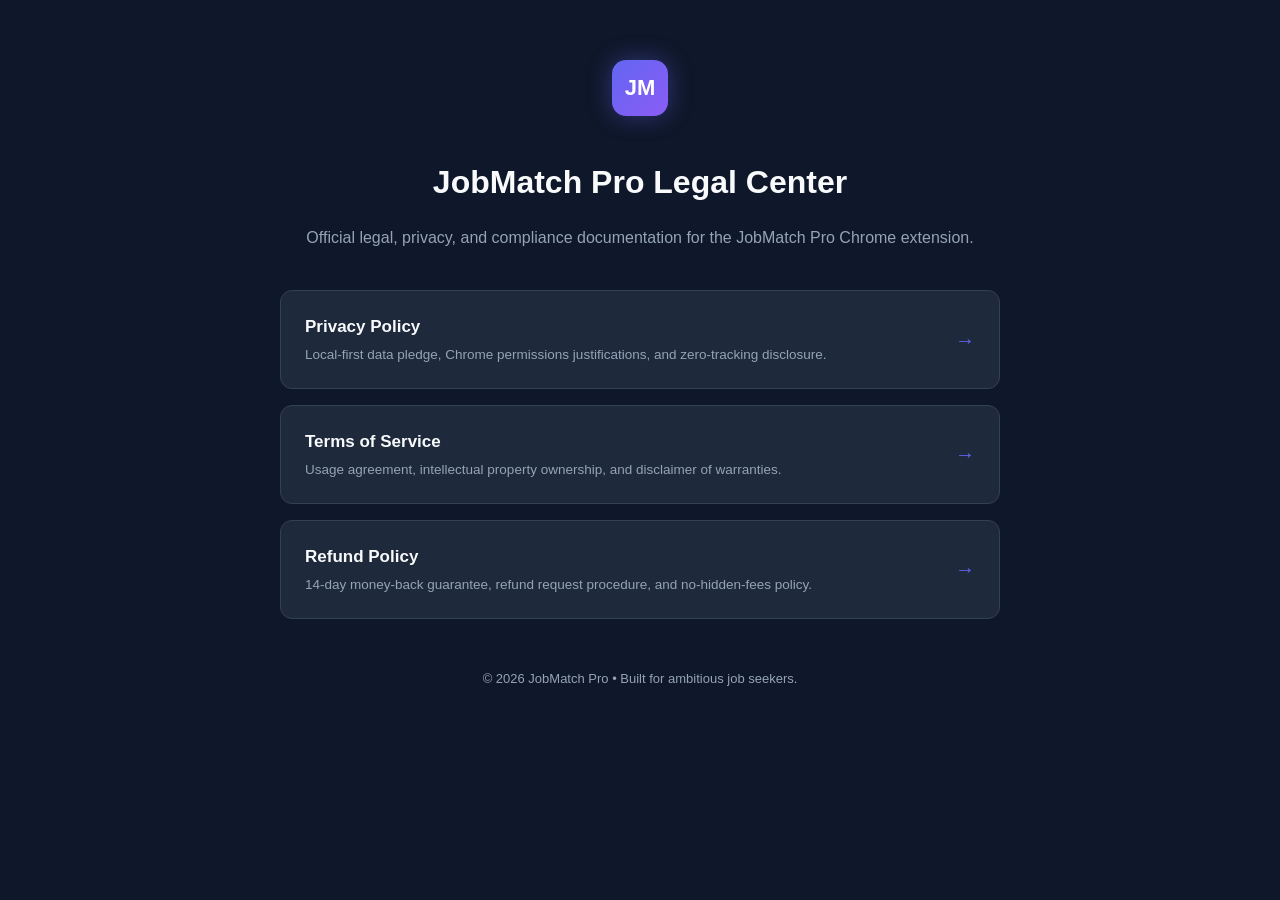
<file: legal/index.html>
<!DOCTYPE html>
<html lang="en">
<head>
  <meta charset="UTF-8">
  <meta name="viewport" content="width=device-width, initial-scale=1.0">
  <title>Legal & Compliance Center — JobMatch Pro</title>
  <style>
    :root {
      --bg: #0F172A;
      --card-bg: #1E293B;
      --text: #F8FAFC;
      --text-muted: #94A3B8;
      --primary: #6366F1;
      --border: #334155;
    }
    body {
      font-family: -apple-system, BlinkMacSystemFont, "Segoe UI", Roboto, Helvetica, Arial, sans-serif;
      background-color: var(--bg);
      color: var(--text);
      line-height: 1.6;
      margin: 0;
      padding: 60px 20px;
    }
    .container {
      max-width: 720px;
      margin: 0 auto;
      text-align: center;
    }
    .logo-badge {
      width: 56px;
      height: 56px;
      border-radius: 14px;
      background: linear-gradient(135deg, #6366F1, #8B5CF6);
      display: inline-flex;
      align-items: center;
      justify-content: center;
      font-size: 22px;
      font-weight: 800;
      color: #FFFFFF;
      box-shadow: 0 0 25px rgba(99, 102, 241, 0.4);
      margin-bottom: 20px;
    }
    h1 {
      font-size: 32px;
      font-weight: 800;
      margin-bottom: 8px;
    }
    p.subtitle {
      color: var(--text-muted);
      font-size: 16px;
      margin-bottom: 40px;
    }
    .links-grid {
      display: flex;
      flex-direction: column;
      gap: 16px;
      text-align: left;
    }
    .card-link {
      display: flex;
      align-items: center;
      justify-content: space-between;
      background: var(--card-bg);
      border: 1px solid var(--border);
      border-radius: 12px;
      padding: 22px 24px;
      text-decoration: none;
      color: var(--text);
      transition: all 0.2s ease;
    }
    .card-link:hover {
      border-color: var(--primary);
      transform: translateY(-2px);
      box-shadow: 0 6px 20px rgba(0, 0, 0, 0.3);
    }
    .card-link h3 {
      margin: 0 0 4px;
      font-size: 17px;
      font-weight: 700;
    }
    .card-link p {
      margin: 0;
      font-size: 13.5px;
      color: var(--text-muted);
    }
    .arrow {
      color: var(--primary);
      font-size: 20px;
      font-weight: bold;
    }
    footer {
      margin-top: 50px;
      font-size: 13px;
      color: var(--text-muted);
    }
  </style>
</head>
<body>
  <div class="container">
    <div class="logo-badge">JM</div>
    <h1>JobMatch Pro Legal Center</h1>
    <p class="subtitle">Official legal, privacy, and compliance documentation for the JobMatch Pro Chrome extension.</p>

    <div class="links-grid">
      <a href="privacy-policy.html" class="card-link">
        <div>
          <h3>Privacy Policy</h3>
          <p>Local-first data pledge, Chrome permissions justifications, and zero-tracking disclosure.</p>
        </div>
        <div class="arrow">&rarr;</div>
      </a>

      <a href="terms-of-service.html" class="card-link">
        <div>
          <h3>Terms of Service</h3>
          <p>Usage agreement, intellectual property ownership, and disclaimer of warranties.</p>
        </div>
        <div class="arrow">&rarr;</div>
      </a>

      <a href="refund-policy.html" class="card-link">
        <div>
          <h3>Refund Policy</h3>
          <p>14-day money-back guarantee, refund request procedure, and no-hidden-fees policy.</p>
        </div>
        <div class="arrow">&rarr;</div>
      </a>
    </div>

    <footer>
      &copy; 2026 JobMatch Pro &bull; Built for ambitious job seekers.
    </footer>
  </div>
</body>
</html>
</file>
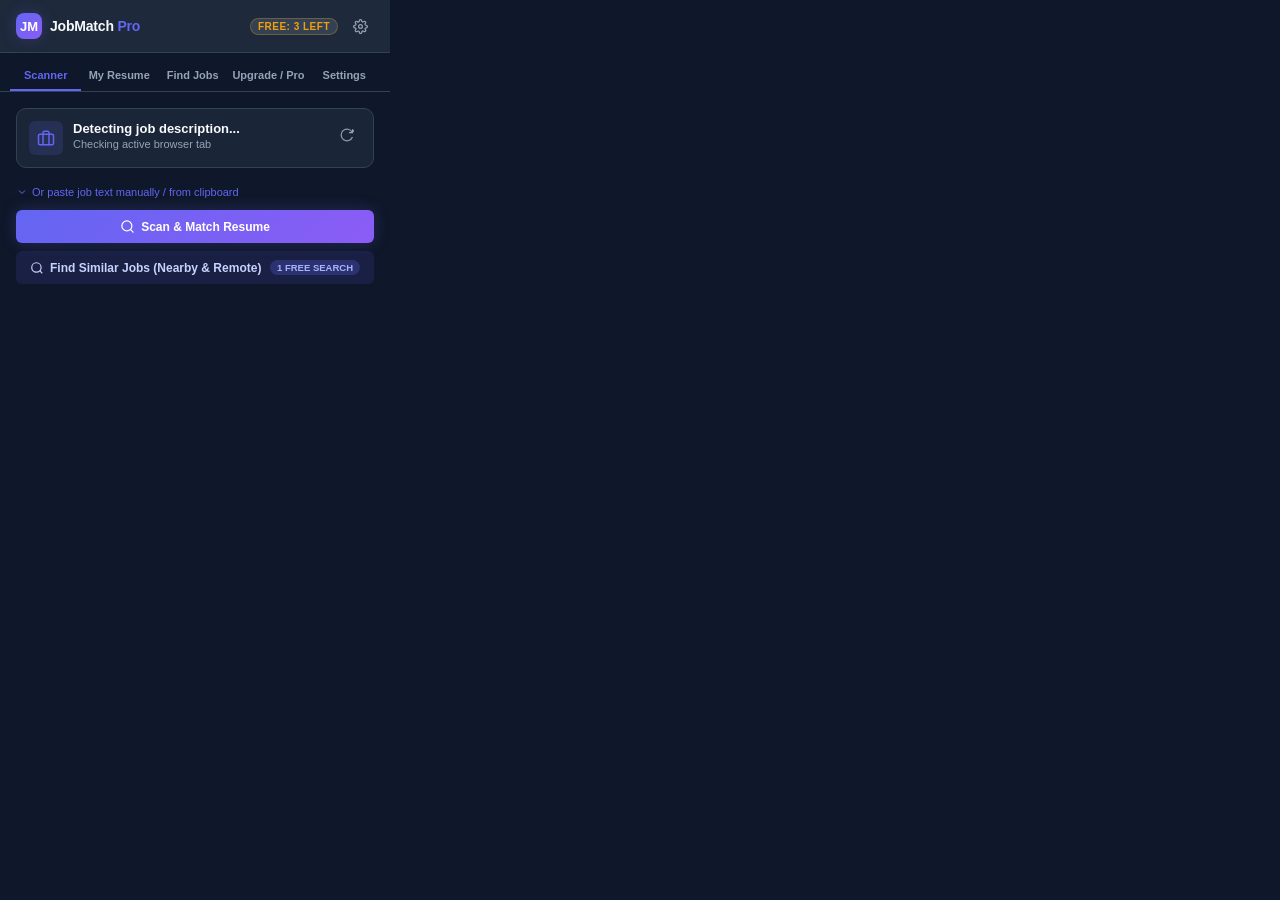
<file: popup.html>
<!DOCTYPE html>
<html lang="en">
<head>
  <meta charset="UTF-8">
  <meta name="viewport" content="width=device-width, initial-scale=1.0">
  <title>JobMatch Pro</title>
  <link rel="stylesheet" href="styles.css">
</head>
<body>

  <!-- Top Navigation Header -->
  <header class="app-header">
    <div class="brand">
      <div class="brand-icon">JM</div>
      <div class="brand-name">JobMatch <span>Pro</span></div>
    </div>
    <div class="header-actions">
      <div id="header-pro-pill" class="pro-badge free" title="Click to view upgrade & license">FREE: 3 left</div>
      <button id="nav-settings-btn" class="icon-btn" title="Settings & License">
        <svg width="15" height="15" viewBox="0 0 24 24" fill="none" stroke="currentColor" stroke-width="2" stroke-linecap="round" stroke-linejoin="round">
          <circle cx="12" cy="12" r="3"></circle>
          <path d="M19.4 15a1.65 1.65 0 0 0 .33 1.82l.06.06a2 2 0 0 1 0 2.83 2 2 0 0 1-2.83 0l-.06-.06a1.65 1.65 0 0 0-1.82-.33 1.65 1.65 0 0 0-1 1.51V21a2 2 0 0 1-2 2 2 2 0 0 1-2-2v-.09A1.65 1.65 0 0 0 9 19.4a1.65 1.65 0 0 0-1.82.33l-.06.06a2 2 0 0 1-2.83 0 2 2 0 0 1 0-2.83l.06-.06a1.65 1.65 0 0 0 .33-1.82 1.65 1.65 0 0 0-1.51-1H3a2 2 0 0 1-2-2 2 2 0 0 1 2-2h.09A1.65 1.65 0 0 0 4.6 9a1.65 1.65 0 0 0-.33-1.82l-.06-.06a2 2 0 0 1 0-2.83 2 2 0 0 1 2.83 0l.06.06a1.65 1.65 0 0 0 1.82.33H9a1.65 1.65 0 0 0 1-1.51V3a2 2 0 0 1 2-2 2 2 0 0 1 2 2v.09a1.65 1.65 0 0 0 1 1.51 1.65 1.65 0 0 0 1.82-.33l.06-.06a2 2 0 0 1 2.83 0 2 2 0 0 1 0 2.83l-.06.06a1.65 1.65 0 0 0-.33 1.82V9a1.65 1.65 0 0 0 1.51 1H21a2 2 0 0 1 2 2 2 2 0 0 1-2 2h-.09a1.65 1.65 0 0 0-1.51 1z"></path>
        </svg>
      </button>
    </div>
  </header>

  <!-- View Switcher Tabs -->
  <nav class="tabs-nav">
    <button class="tab-btn active" data-tab="tab-scan">Scanner</button>
    <button class="tab-btn" data-tab="tab-resume">My Resume</button>
    <button class="tab-btn" data-tab="tab-find-jobs">Find Jobs</button>
    <button class="tab-btn" id="nav-tab-pro" data-tab="tab-pro">Upgrade / Pro</button>
    <button class="tab-btn" data-tab="tab-settings">Settings</button>
  </nav>

  <!-- Views Body -->
  <main class="views-container">

    <!-- VIEW 1: MATCH SCANNER (MAIN DASHBOARD) -->
    <section id="tab-scan" class="view-panel active">
      
      <!-- Resume Missing Warning Banner (shown if no resume saved) -->
      <div id="no-resume-alert" class="card" style="display: none; border-color: rgba(245, 158, 11, 0.4); background: rgba(245, 158, 11, 0.08);">
        <div style="display: flex; gap: 8px; align-items: flex-start;">
          <svg width="18" height="18" viewBox="0 0 24 24" fill="none" stroke="#F59E0B" stroke-width="2">
            <circle cx="12" cy="12" r="10"></circle><line x1="12" y1="8" x2="12" y2="12"></line><line x1="12" y1="16" x2="12.01" y2="16"></line>
          </svg>
          <div>
            <div style="font-size: 12px; font-weight: 700; color: #F59E0B;">Resume not found</div>
            <div style="font-size: 11px; color: var(--text-secondary); margin: 3px 0 6px;">Add your resume text to compare against job postings.</div>
            <button id="alert-add-resume-btn" class="btn btn-secondary btn-sm" style="width: auto;">Open Resume Tab</button>
          </div>
        </div>
      </div>

      <!-- Active Page Job Detection Card -->
      <div class="job-detector-card">
        <div class="job-icon-badge">
          <svg width="18" height="18" viewBox="0 0 24 24" fill="none" stroke="currentColor" stroke-width="2" stroke-linecap="round" stroke-linejoin="round">
            <rect x="2" y="7" width="20" height="14" rx="2" ry="2"></rect>
            <path d="M16 21V5a2 2 0 0 0-2-2h-4a2 2 0 0 0-2 2v16"></path>
          </svg>
        </div>
        <div class="job-info">
          <div id="detected-job-title" class="job-title-display">Detecting job description...</div>
          <div id="detected-job-company" class="job-company-display">Checking active browser tab</div>
        </div>
        <button id="refresh-job-btn" class="icon-btn" title="Re-detect from active tab">
          <svg width="14" height="14" viewBox="0 0 24 24" fill="none" stroke="currentColor" stroke-width="2">
            <path d="M21.5 2v6h-6M21.34 15.57a10 10 0 1 1-.57-8.38l5.67-5.67"></path>
          </svg>
        </button>
      </div>

      <!-- Collapsible Manual Input Fallback -->
      <div>
        <button id="toggle-manual-job-btn" class="collapsible-trigger">
          <svg width="12" height="12" viewBox="0 0 24 24" fill="none" stroke="currentColor" stroke-width="2"><polyline points="6 9 12 15 18 9"></polyline></svg>
          <span>Or paste job text manually / from clipboard</span>
        </button>
        <div id="manual-job-container" class="collapsible-content">
          <textarea id="manual-job-input" class="input-field" rows="3" placeholder="Paste full job description or requirements here..."></textarea>
          <div style="margin-top: 4px; display: flex; justify-content: flex-end;">
            <button id="use-manual-job-btn" class="btn btn-secondary btn-sm" style="width: auto;">Use This Text</button>
          </div>
        </div>
      </div>

      <!-- Main Action Scan Button -->
      <button id="scan-now-btn" class="btn btn-primary" style="margin-bottom: 8px;">
        <svg width="15" height="15" viewBox="0 0 24 24" fill="none" stroke="currentColor" stroke-width="2" stroke-linecap="round" stroke-linejoin="round">
          <circle cx="11" cy="11" r="8"></circle><line x1="21" y1="21" x2="16.65" y2="16.65"></line>
        </svg>
        <span id="scan-btn-label">Scan & Match Resume</span>
      </button>

      <!-- Find Similar Jobs Quick Button (Gated: 1 Free search for free users, unlimited for Pro) -->
      <button id="find-similar-jobs-main-btn" class="btn btn-secondary" style="margin-bottom: 14px; justify-content: space-between; border-color: rgba(99, 102, 241, 0.4); background: rgba(99, 102, 241, 0.12); color: #C7D2FE;">
        <span style="display: flex; align-items: center; gap: 6px;">
          <svg width="14" height="14" viewBox="0 0 24 24" fill="none" stroke="currentColor" stroke-width="2"><circle cx="11" cy="11" r="8"></circle><line x1="21" y1="21" x2="16.65" y2="16.65"></line></svg>
          <strong id="find-similar-btn-text">Find Similar Jobs (Nearby &amp; Remote)</strong>
        </span>
        <span id="find-similar-quota-badge" style="font-size: 9.5px; background: rgba(99, 102, 241, 0.25); color: #A5B4FC; padding: 2px 7px; border-radius: 9999px; font-weight: 700;">1 FREE SEARCH</span>
      </button>

      <!-- RESULTS SECTION (Hidden until scanned) -->
      <div id="scan-results-container" style="display: none;">
        
        <!-- Score Radial Card -->
        <div class="score-section">
          <div class="score-radial">
            <svg viewBox="0 0 80 80">
              <circle class="circle-bg" cx="40" cy="40" r="34"></circle>
              <circle id="score-circle-progress" class="circle-progress" cx="40" cy="40" r="34"></circle>
            </svg>
            <div class="score-radial-text">
              <span id="score-percentage-text" class="score-number">0%</span>
              <span class="score-unit">MATCH</span>
            </div>
          </div>
          <div class="score-details">
            <div id="score-status-badge" class="score-status-badge pill-matched">Good Match</div>
            <div id="score-summary-desc" class="score-summary-text">Your resume matches 8 core requirements. Adding 3 missing keywords will significantly boost ATS pass rate.</div>
          </div>
        </div>

        <!-- Missing Keywords Group -->
        <div class="keywords-group">
          <div class="section-subhead">
            <span style="color: #F87171;">Missing Keywords</span>
            <span id="missing-count-badge" style="font-size: 10px; color: var(--text-muted);">0 missing</span>
          </div>
          <div style="font-size: 9.5px; color: var(--text-muted); margin-bottom: 6px;">💡 Click keyword to auto-insert into resume &bull; 📋 to copy</div>
          <div id="missing-keywords-list" class="pills-container">
            <!-- Dynamically populated missing badges -->
          </div>
        </div>

        <!-- Matched Keywords Group -->
        <div class="keywords-group">
          <div class="section-subhead">
            <span style="color: #34D399;">Matched Keywords</span>
            <span id="matched-count-badge" style="font-size: 10px; color: var(--text-muted);">0 found</span>
          </div>
          <div id="matched-keywords-list" class="pills-container">
            <!-- Dynamically populated matched badges -->
          </div>
        </div>

        <!-- Suggested Tailored Bullet Points -->
        <div class="keywords-group">
          <div class="section-subhead">
            <span style="color: var(--primary);">Suggested Bullets to Add</span>
            <span style="font-size: 9px; color: var(--text-muted);">INSERT OR COPY FOR AI</span>
          </div>
          <div id="suggested-bullets-list">
            <!-- Dynamically populated bullet cards -->
          </div>
        </div>

        <!-- Live Resume Modification Notice -->
        <div id="resume-updated-banner" class="card" style="display: none; background: rgba(16, 185, 129, 0.12); border-color: rgba(16, 185, 129, 0.4); padding: 9px 12px; margin-top: 6px;">
          <div style="font-size: 11.5px; color: #34D399; display: flex; align-items: center; justify-content: space-between;">
            <span>✓ Resume updated with new keywords!</span>
            <button id="view-updated-resume-btn" class="btn btn-outline btn-sm" style="width: auto; padding: 2px 8px; font-size: 10px; border-color: #34D399; color: #34D399;">View Resume &rarr;</button>
          </div>
        </div>

        <!-- Bottom Action Row: Copy for AI & Export ATS Report -->
        <div class="action-row" style="margin-top: 10px;">
          <button id="copy-ai-prompt-btn" class="btn btn-primary btn-sm" style="flex: 1.1; font-size: 11px;">
            🤖 Copy AI Prompt (ChatGPT / Claude)
          </button>
          <button id="export-report-btn" class="btn btn-outline btn-sm" style="flex: 0.9; font-size: 11px;">
            📋 Copy ATS Report
          </button>
        </div>

        <!-- Similar Matching Jobs Launcher -->
        <div class="card" style="margin-top: 12px; background: rgba(99, 102, 241, 0.08); border-color: rgba(99, 102, 241, 0.3);">
          <div style="font-size: 11px; font-weight: 700; color: #A5B4FC; margin-bottom: 3px;">FIND SIMILAR OPEN ROLES</div>
          <div style="font-size: 10.5px; color: var(--text-secondary); margin-bottom: 8px;">Explore 100+ matching openings requiring these exact skills:</div>
          <div style="display: flex; gap: 5px;">
            <button id="quick-search-linkedin-btn" class="btn btn-secondary btn-sm" style="flex: 1; font-size: 10px; padding: 5px 3px;">LinkedIn &rarr;</button>
            <button id="quick-search-indeed-btn" class="btn btn-secondary btn-sm" style="flex: 1; font-size: 10px; padding: 5px 3px;">Indeed &rarr;</button>
            <button id="quick-search-google-btn" class="btn btn-secondary btn-sm" style="flex: 1; font-size: 10px; padding: 5px 3px;">Google Jobs &rarr;</button>
          </div>
        </div>

      </div>

    </section>

    <!-- VIEW 2: RESUME PROFILE / SETUP -->
    <section id="tab-resume" class="view-panel">
      <h2>Master Resume Profile</h2>
      <p class="subtitle">Paste your raw resume text below. JobMatch Pro compares this profile against job descriptions to compute ATS match scores.</p>

      <div class="form-group">
        <label class="form-label" for="resume-input">Resume Content (Experience, Skills, Education)</label>
        <textarea id="resume-input" class="input-field" rows="12" placeholder="Paste your resume text here (e.g. Work Experience, Technologies: React, TypeScript, Node.js, AWS, Docker, PostgreSQL, CI/CD, Agile...)"></textarea>
      </div>

      <div style="display: flex; gap: 8px; margin-bottom: 12px;">
        <button id="save-resume-btn" class="btn btn-primary">
          <svg width="14" height="14" viewBox="0 0 24 24" fill="none" stroke="currentColor" stroke-width="2"><path d="M19 21H5a2 2 0 0 1-2-2V5a2 2 0 0 1 2-2h11l5 5v11a2 2 0 0 1-2 2z"></path><polyline points="17 21 17 13 7 13 7 21"></polyline><polyline points="7 3 7 8 15 8"></polyline></svg>
          Save Resume
        </button>
        <button id="load-sample-resume-btn" class="btn btn-secondary" style="width: auto;" title="Load sample Full Stack engineer profile">
          Load Sample
        </button>
      </div>

      <div class="card" style="margin-top: 8px;">
        <div style="font-size: 11px; font-weight: 700; color: var(--text-secondary); margin-bottom: 4px;">DETECTED RESUME SKILLS</div>
        <div id="resume-skills-count" style="font-size: 12px; color: var(--text-primary);">0 skills identified in your saved resume.</div>
      </div>
    </section>

    <!-- VIEW: FIND MATCHING JOBS -->
    <section id="tab-find-jobs" class="view-panel">
      <h2>Find Matching Jobs</h2>
      <p class="subtitle">Search live job boards for roles matching your technical profile and desired location.</p>

      <!-- Quota Status Banner -->
      <div id="job-search-quota-banner" class="card" style="margin-bottom: 12px; padding: 10px 12px; display: flex; align-items: center; justify-content: space-between; border-color: rgba(99, 102, 241, 0.3); background: rgba(99, 102, 241, 0.08);">
        <div style="display: flex; align-items: center; gap: 8px;">
          <svg width="15" height="15" viewBox="0 0 24 24" fill="none" stroke="currentColor" stroke-width="2" style="color: #818CF8;"><circle cx="12" cy="12" r="10"></circle><line x1="12" y1="16" x2="12" y2="12"></line><line x1="12" y1="8" x2="12.01" y2="8"></line></svg>
          <span id="job-search-quota-text" style="font-size: 11px; font-weight: 600; color: #A5B4FC;">1 Free Search available</span>
        </div>
        <button id="job-search-upgrade-btn" class="btn btn-secondary btn-sm" style="width: auto; padding: 2px 8px; font-size: 10px; display: none;">Upgrade to Pro</button>
      </div>

      <div class="card">
        <div class="form-group">
          <label class="form-label" for="job-search-role">Target Role / Job Title</label>
          <input type="text" id="job-search-role" class="input-field" placeholder="e.g. Senior Full Stack Engineer" style="padding: 8px 10px;">
        </div>

        <div class="form-group">
          <label class="form-label" for="job-search-location">Location / Preference</label>
          <div style="display: flex; gap: 6px;">
            <input type="text" id="job-search-location" class="input-field" placeholder="e.g. Remote, or your city" style="padding: 8px 10px; flex: 1;">
            <button id="btn-loc-remote" class="btn btn-outline btn-sm" style="width: auto; font-size: 10px; padding: 0 8px;">Remote</button>
            <button id="btn-loc-nearby" class="btn btn-outline btn-sm" style="width: auto; font-size: 10px; padding: 0 8px;">Nearby</button>
          </div>
        </div>

        <div class="form-group" style="margin-bottom: 6px;">
          <label class="form-label">Include Key Skills in Search</label>
          <div id="job-search-skills-chips" class="pills-container" style="min-height: 24px;">
            <!-- Populated with user's top resume skills -->
          </div>
        </div>
      </div>

      <!-- One-Click Launch Portals -->
      <div style="display: flex; flex-direction: column; gap: 8px; margin-top: 10px;">
        <button id="launch-linkedin-jobs" class="btn btn-primary" style="justify-content: space-between; padding: 9px 12px; font-size: 11.5px;">
          <span>💼 Search on LinkedIn Jobs (Past Week)</span>
          <span>&rarr;</span>
        </button>

        <button id="launch-indeed-jobs" class="btn btn-secondary" style="justify-content: space-between; padding: 9px 12px; font-size: 11.5px;">
          <span>🏢 Search on Indeed (Target Skills)</span>
          <span>&rarr;</span>
        </button>

        <button id="launch-google-jobs" class="btn btn-secondary" style="justify-content: space-between; padding: 9px 12px; font-size: 11.5px;">
          <span>📍 Search Google Jobs (Local Openings Nearby)</span>
          <span>&rarr;</span>
        </button>

        <button id="launch-remote-jobs" class="btn btn-outline" style="justify-content: space-between; padding: 9px 12px; font-size: 11.5px;">
          <span>🚀 Search Verified Remote Tech Roles (Wellfound)</span>
          <span>&rarr;</span>
        </button>
      </div>
    </section>

    <!-- VIEW 3: PRO PAYWALL & LICENSE ACTIVATION -->
    <section id="tab-pro" class="view-panel">
      <div class="pro-paywall-card">
        <div class="pro-icon-large">
          <svg width="24" height="24" viewBox="0 0 24 24" fill="none" stroke="currentColor" stroke-width="2.5">
            <polygon points="12 2 15.09 8.26 22 9.27 17 14.14 18.18 21.02 12 17.77 5.82 21.02 7 14.14 2 9.27 8.91 8.26 12 2"></polygon>
          </svg>
        </div>
        <div class="pro-title">Unlock JobMatch Pro</div>
        <p class="subtitle" style="margin-bottom: 4px;">Pass every ATS filter and optimize applications 10x faster.</p>
        
        <div class="pro-price-tag">$14 <span style="font-size: 12px; color: var(--text-secondary); font-weight: 500;">one-time lifetime</span></div>
        <div class="pro-price-sub">No recurring subscriptions. Lifetime updates included.</div>

        <ul class="pro-features-list">
          <li>
            <svg width="14" height="14" viewBox="0 0 24 24" fill="none" stroke="currentColor" stroke-width="3"><polyline points="20 6 9 17 4 12"></polyline></svg>
            <span><strong>Unlimited Job Scans</strong> on LinkedIn, Indeed & Greenhouse</span>
          </li>
          <li>
            <svg width="14" height="14" viewBox="0 0 24 24" fill="none" stroke="currentColor" stroke-width="3"><polyline points="20 6 9 17 4 12"></polyline></svg>
            <span><strong>Unlimited Similar Job Searches</strong> across LinkedIn, Indeed & Google</span>
          </li>
          <li>
            <svg width="14" height="14" viewBox="0 0 24 24" fill="none" stroke="currentColor" stroke-width="3"><polyline points="20 6 9 17 4 12"></polyline></svg>
            <span><strong>Full Missing ATS Keywords Checklist</strong> with 1-click insert</span>
          </li>
          <li>
            <svg width="14" height="14" viewBox="0 0 24 24" fill="none" stroke="currentColor" stroke-width="3"><polyline points="20 6 9 17 4 12"></polyline></svg>
            <span><strong>AI-Formulated Bullet Points</strong> (Google X-Y-Z formula)</span>
          </li>
          <li>
            <svg width="14" height="14" viewBox="0 0 24 24" fill="none" stroke="currentColor" stroke-width="3"><polyline points="20 6 9 17 4 12"></polyline></svg>
            <span><strong>1-Click ATS Match Export</strong> for cover letters & notes</span>
          </li>
        </ul>

        <a id="buy-license-btn" href="https://checkout.example.com" target="_blank" class="btn btn-primary" style="margin-bottom: 12px;">
          Upgrade to Lifetime Pro ($14)
        </a>

        <!-- Activation Box -->
        <div class="activation-box">
          <div style="font-size: 11px; font-weight: 700; color: var(--text-primary); margin-bottom: 6px;">Already have a license key?</div>
          <div style="display: flex; gap: 6px;">
            <input type="text" id="license-key-input" class="input-field" placeholder="PRO-XXXX-XXXX" style="padding: 7px 10px; font-size: 11px; text-transform: uppercase;">
            <button id="activate-key-btn" class="btn btn-secondary btn-sm" style="width: auto; padding: 0 12px;">Activate</button>
          </div>
          <div id="license-activation-status" style="font-size: 10.5px; margin-top: 6px; display: none;"></div>
        </div>

      </div>
    </section>

    <!-- VIEW 4: SETTINGS & OPTIONAL AI KEY -->
    <section id="tab-settings" class="view-panel">
      <h2>Extension Settings</h2>
      <p class="subtitle">Manage license details, optional AI providers, and saved storage.</p>

      <div class="card">
        <div class="form-label">License Status</div>
        <div id="settings-license-status" style="font-size: 12px; font-weight: 600; color: var(--text-primary); margin-bottom: 4px;">Free Version (3 Free Scans)</div>
        <div id="settings-key-display" style="font-size: 11px; color: var(--text-muted); font-family: monospace; margin-bottom: 8px;">No key entered</div>
        
        <!-- Only shown for Pro active customers: Change License Key -->
        <div id="pro-change-key-section" style="display: none; margin-top: 10px; padding-top: 10px; border-top: 1px solid var(--border-color);">
          <div style="font-size: 11px; font-weight: 600; color: var(--text-primary); margin-bottom: 6px;">Change License Key</div>
          <div style="display: flex; gap: 6px; margin-bottom: 6px;">
            <input type="text" id="settings-change-key-input" class="input-field" placeholder="PRO-XXXX-XXXX" style="padding: 7px 10px; font-size: 11px; text-transform: uppercase;">
            <button id="settings-update-key-btn" class="btn btn-secondary btn-sm" style="width: auto; padding: 0 12px; white-space: nowrap;">Update Key</button>
          </div>
          <div id="settings-change-key-status" style="font-size: 10.5px; display: none;"></div>
        </div>

        <button id="deactivate-key-btn" class="btn btn-outline btn-sm" style="display: none; width: auto; font-size: 11px; margin-top: 8px;">
          Remove License
        </button>

        <!-- Only shown for free customers: Quick upgrade link -->
        <button id="settings-upgrade-link-btn" class="btn btn-primary btn-sm" style="display: none; width: auto; font-size: 11px; margin-top: 6px;">
          Upgrade to Lifetime Pro ($14) &rarr;
        </button>
      </div>

      <div class="card">
        <div class="form-label">Optional AI Key (Gemini or OpenAI)</div>
        <div style="font-size: 11px; color: var(--text-secondary); margin-bottom: 6px;">Leave blank to use built-in smart algorithmic generator, or enter your API key for live LLM tailored bullets.</div>
        <input type="password" id="custom-ai-key-input" class="input-field" placeholder="AIzaSy... or sk-..." style="margin-bottom: 8px;">
        <button id="save-ai-key-btn" class="btn btn-secondary btn-sm" style="width: auto;">Save API Key</button>
      </div>

      <div class="card" style="border-color: rgba(239, 68, 68, 0.3);">
        <div class="form-label" style="color: #EF4444;">Storage Management</div>
        <div style="font-size: 11px; color: var(--text-secondary); margin-bottom: 8px;">Reset all saved resume text, scans count, and cache.</div>
        <button id="clear-data-btn" class="btn btn-outline btn-sm" style="color: #EF4444; border-color: rgba(239, 68, 68, 0.4); width: auto;">
          Clear All Extension Data
        </button>
      </div>

      <!-- Legal & Compliance Links -->
      <div style="text-align: center; margin-top: 16px; padding-top: 12px; border-top: 1px solid var(--border-color); font-size: 10.5px; color: var(--text-muted);">
        <a href="legal/privacy-policy.html" target="_blank" style="color: var(--text-muted); text-decoration: none; margin: 0 4px;">Privacy Policy</a> &bull;
        <a href="legal/terms-of-service.html" target="_blank" style="color: var(--text-muted); text-decoration: none; margin: 0 4px;">Terms of Service</a> &bull;
        <a href="legal/refund-policy.html" target="_blank" style="color: var(--text-muted); text-decoration: none; margin: 0 4px;">Refund Policy</a>
      </div>
    </section>

  </main>

  <!-- Toast Notification Container -->
  <div id="app-toast" class="toast">
    <span id="toast-message">Resume saved successfully!</span>
  </div>

  <script src="skills-db.js"></script>
  <script src="license-validator.js"></script>
  <script src="popup.js"></script>
</body>
</html>
</file>
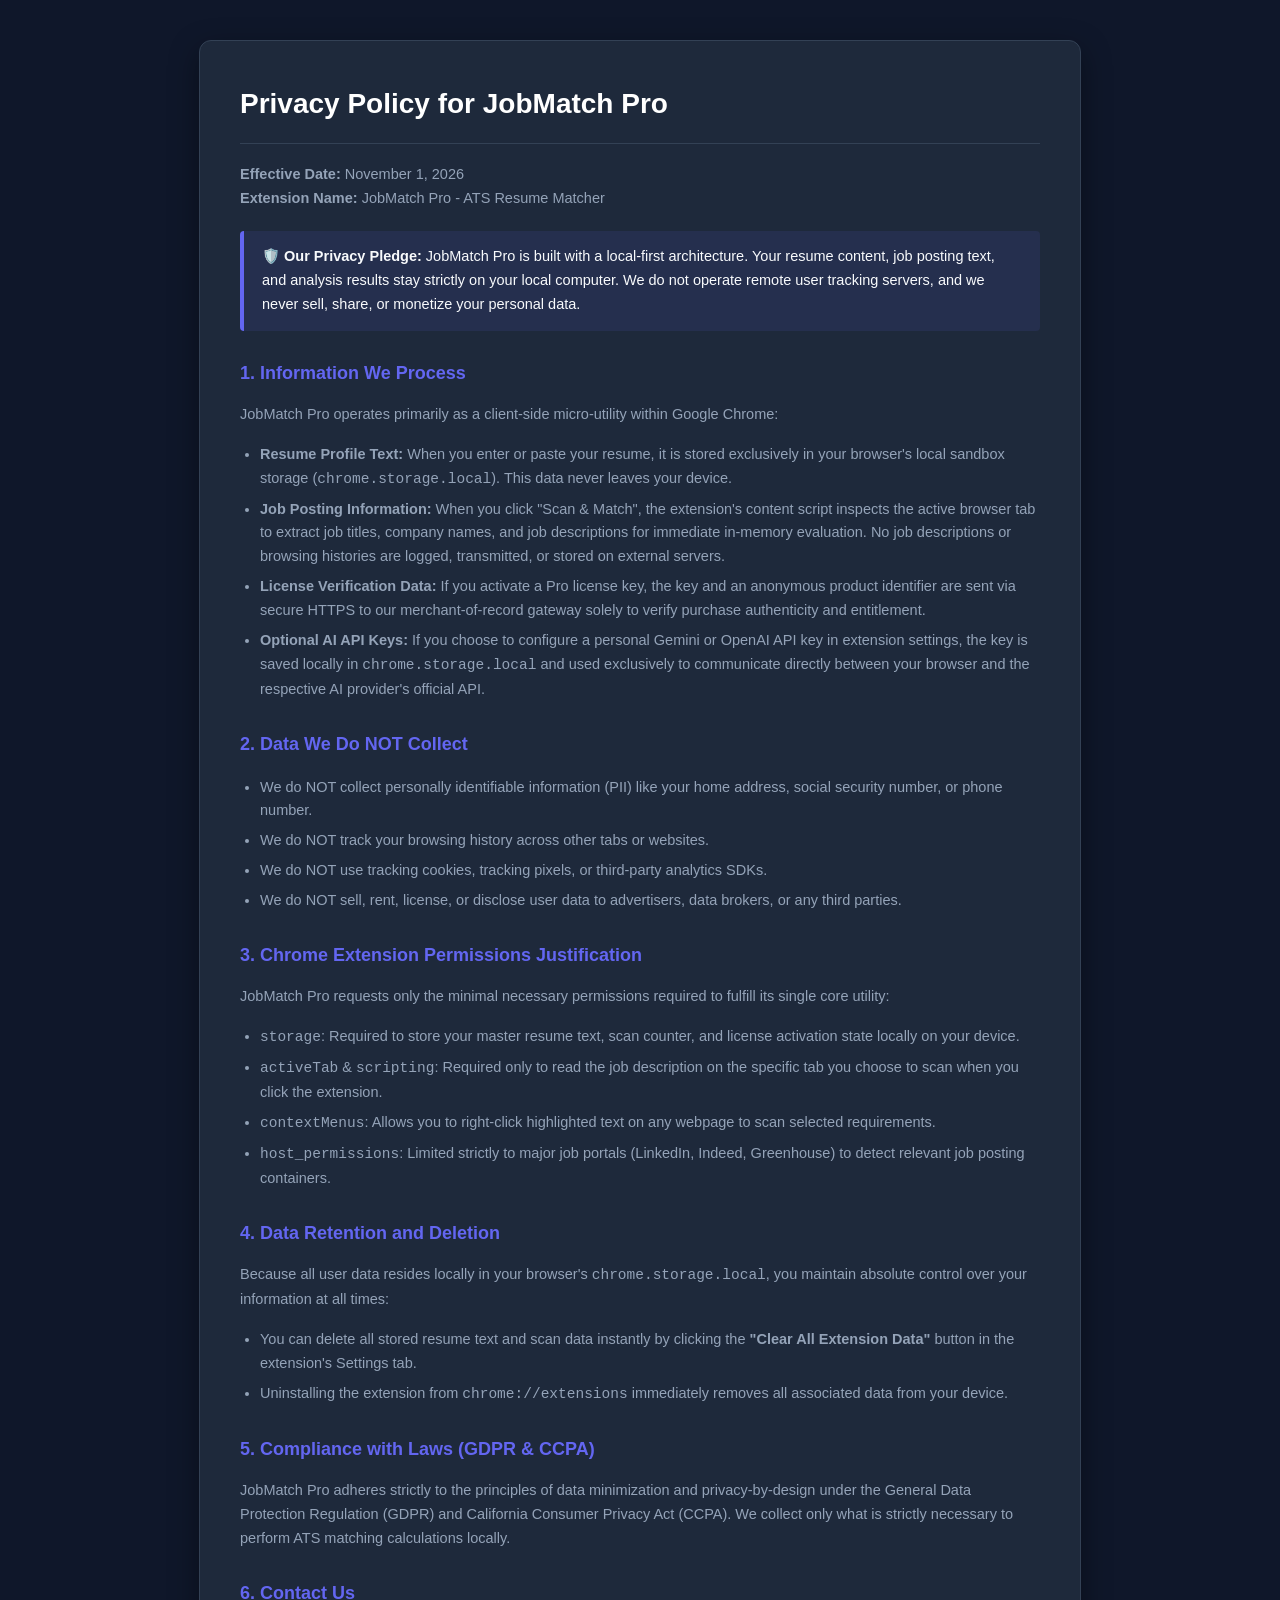
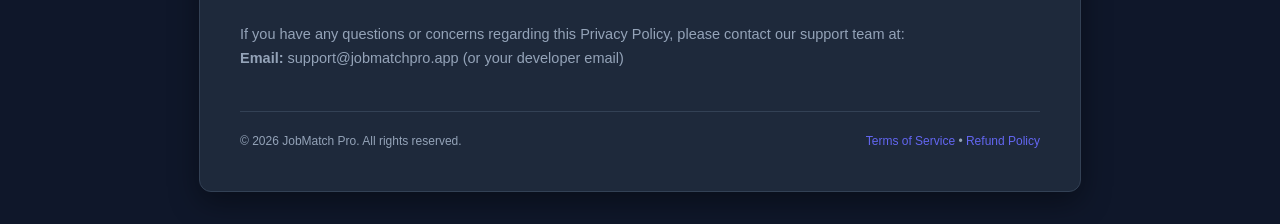
<file: legal/privacy-policy.html>
<!DOCTYPE html>
<html lang="en">
<head>
  <meta charset="UTF-8">
  <meta name="viewport" content="width=device-width, initial-scale=1.0">
  <title>Privacy Policy — JobMatch Pro</title>
  <style>
    :root {
      --bg: #0F172A;
      --card-bg: #1E293B;
      --text: #F8FAFC;
      --text-muted: #94A3B8;
      --primary: #6366F1;
      --accent: #10B981;
      --border: #334155;
    }
    body {
      font-family: -apple-system, BlinkMacSystemFont, "Segoe UI", Roboto, Helvetica, Arial, sans-serif;
      background-color: var(--bg);
      color: var(--text);
      line-height: 1.65;
      margin: 0;
      padding: 40px 20px;
    }
    .container {
      max-width: 800px;
      margin: 0 auto;
      background: var(--card-bg);
      padding: 40px;
      border-radius: 12px;
      border: 1px solid var(--border);
      box-shadow: 0 10px 30px rgba(0, 0, 0, 0.4);
    }
    h1 {
      font-size: 28px;
      font-weight: 800;
      margin-top: 0;
      color: #FFFFFF;
      border-bottom: 1px solid var(--border);
      padding-bottom: 16px;
    }
    h2 {
      font-size: 18px;
      font-weight: 700;
      color: var(--primary);
      margin-top: 28px;
      margin-bottom: 10px;
    }
    p, li {
      color: var(--text-muted);
      font-size: 14.5px;
    }
    ul {
      padding-left: 20px;
      margin-bottom: 16px;
    }
    li {
      margin-bottom: 6px;
    }
    .highlight-box {
      background: rgba(99, 102, 241, 0.1);
      border-left: 4px solid var(--primary);
      padding: 14px 18px;
      border-radius: 4px;
      margin: 20px 0;
    }
    .highlight-box p {
      color: var(--text);
      font-weight: 500;
      margin: 0;
    }
    .footer {
      margin-top: 40px;
      padding-top: 20px;
      border-top: 1px solid var(--border);
      font-size: 12px;
      color: var(--text-muted);
      display: flex;
      justify-content: space-between;
    }
    a {
      color: var(--primary);
      text-decoration: none;
    }
    a:hover {
      text-decoration: underline;
    }
  </style>
</head>
<body>
  <div class="container">
    <h1>Privacy Policy for JobMatch Pro</h1>
    <p><strong>Effective Date:</strong> November 1, 2026<br>
    <strong>Extension Name:</strong> JobMatch Pro - ATS Resume Matcher</p>

    <div class="highlight-box">
      <p>🛡️ <strong>Our Privacy Pledge:</strong> JobMatch Pro is built with a local-first architecture. Your resume content, job posting text, and analysis results stay strictly on your local computer. We do not operate remote user tracking servers, and we never sell, share, or monetize your personal data.</p>
    </div>

    <h2>1. Information We Process</h2>
    <p>JobMatch Pro operates primarily as a client-side micro-utility within Google Chrome:</p>
    <ul>
      <li><strong>Resume Profile Text:</strong> When you enter or paste your resume, it is stored exclusively in your browser's local sandbox storage (<code>chrome.storage.local</code>). This data never leaves your device.</li>
      <li><strong>Job Posting Information:</strong> When you click "Scan & Match", the extension's content script inspects the active browser tab to extract job titles, company names, and job descriptions for immediate in-memory evaluation. No job descriptions or browsing histories are logged, transmitted, or stored on external servers.</li>
      <li><strong>License Verification Data:</strong> If you activate a Pro license key, the key and an anonymous product identifier are sent via secure HTTPS to our merchant-of-record gateway solely to verify purchase authenticity and entitlement.</li>
      <li><strong>Optional AI API Keys:</strong> If you choose to configure a personal Gemini or OpenAI API key in extension settings, the key is saved locally in <code>chrome.storage.local</code> and used exclusively to communicate directly between your browser and the respective AI provider's official API.</li>
    </ul>

    <h2>2. Data We Do NOT Collect</h2>
    <ul>
      <li>We do NOT collect personally identifiable information (PII) like your home address, social security number, or phone number.</li>
      <li>We do NOT track your browsing history across other tabs or websites.</li>
      <li>We do NOT use tracking cookies, tracking pixels, or third-party analytics SDKs.</li>
      <li>We do NOT sell, rent, license, or disclose user data to advertisers, data brokers, or any third parties.</li>
    </ul>

    <h2>3. Chrome Extension Permissions Justification</h2>
    <p>JobMatch Pro requests only the minimal necessary permissions required to fulfill its single core utility:</p>
    <ul>
      <li><code>storage</code>: Required to store your master resume text, scan counter, and license activation state locally on your device.</li>
      <li><code>activeTab</code> & <code>scripting</code>: Required only to read the job description on the specific tab you choose to scan when you click the extension.</li>
      <li><code>contextMenus</code>: Allows you to right-click highlighted text on any webpage to scan selected requirements.</li>
      <li><code>host_permissions</code>: Limited strictly to major job portals (LinkedIn, Indeed, Greenhouse) to detect relevant job posting containers.</li>
    </ul>

    <h2>4. Data Retention and Deletion</h2>
    <p>Because all user data resides locally in your browser's <code>chrome.storage.local</code>, you maintain absolute control over your information at all times:</p>
    <ul>
      <li>You can delete all stored resume text and scan data instantly by clicking the <strong>"Clear All Extension Data"</strong> button in the extension's Settings tab.</li>
      <li>Uninstalling the extension from <code>chrome://extensions</code> immediately removes all associated data from your device.</li>
    </ul>

    <h2>5. Compliance with Laws (GDPR & CCPA)</h2>
    <p>JobMatch Pro adheres strictly to the principles of data minimization and privacy-by-design under the General Data Protection Regulation (GDPR) and California Consumer Privacy Act (CCPA). We collect only what is strictly necessary to perform ATS matching calculations locally.</p>

    <h2>6. Contact Us</h2>
    <p>If you have any questions or concerns regarding this Privacy Policy, please contact our support team at:<br>
    <strong>Email:</strong> support@jobmatchpro.app (or your developer email)</p>

    <div class="footer">
      <span>© 2026 JobMatch Pro. All rights reserved.</span>
      <span>
        <a href="terms-of-service.html">Terms of Service</a> &bull; 
        <a href="refund-policy.html">Refund Policy</a>
      </span>
    </div>
  </div>
</body>
</html>
</file>
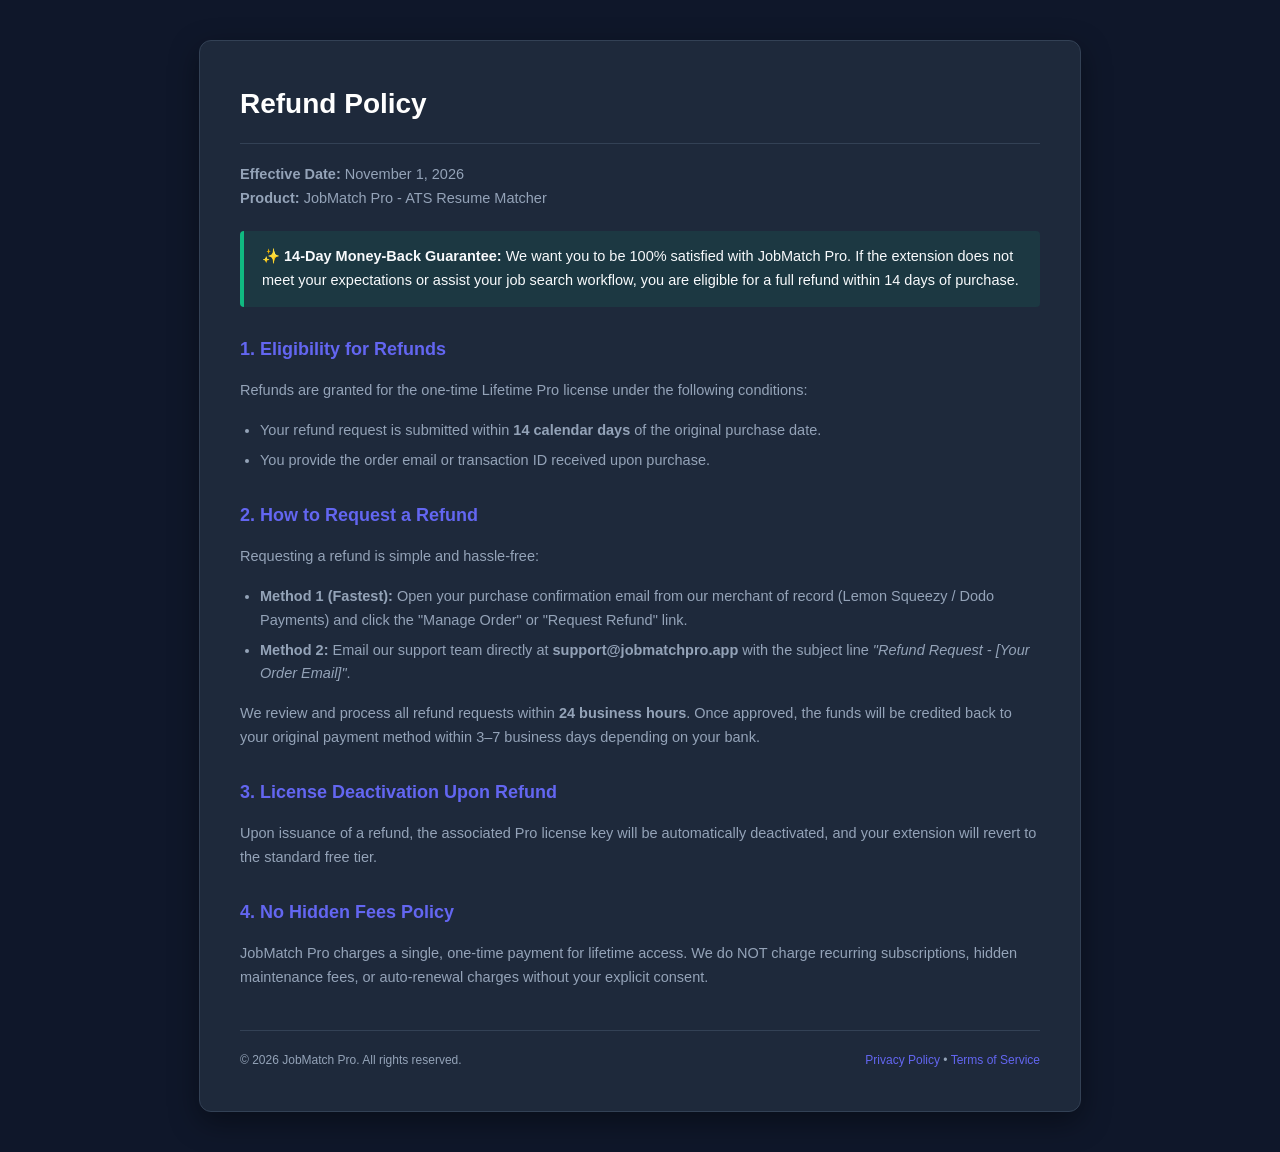
<file: legal/refund-policy.html>
<!DOCTYPE html>
<html lang="en">
<head>
  <meta charset="UTF-8">
  <meta name="viewport" content="width=device-width, initial-scale=1.0">
  <title>Refund Policy — JobMatch Pro</title>
  <style>
    :root {
      --bg: #0F172A;
      --card-bg: #1E293B;
      --text: #F8FAFC;
      --text-muted: #94A3B8;
      --primary: #6366F1;
      --border: #334155;
    }
    body {
      font-family: -apple-system, BlinkMacSystemFont, "Segoe UI", Roboto, Helvetica, Arial, sans-serif;
      background-color: var(--bg);
      color: var(--text);
      line-height: 1.65;
      margin: 0;
      padding: 40px 20px;
    }
    .container {
      max-width: 800px;
      margin: 0 auto;
      background: var(--card-bg);
      padding: 40px;
      border-radius: 12px;
      border: 1px solid var(--border);
      box-shadow: 0 10px 30px rgba(0, 0, 0, 0.4);
    }
    h1 {
      font-size: 28px;
      font-weight: 800;
      margin-top: 0;
      color: #FFFFFF;
      border-bottom: 1px solid var(--border);
      padding-bottom: 16px;
    }
    h2 {
      font-size: 18px;
      font-weight: 700;
      color: var(--primary);
      margin-top: 28px;
      margin-bottom: 10px;
    }
    p, li {
      color: var(--text-muted);
      font-size: 14.5px;
    }
    ul {
      padding-left: 20px;
      margin-bottom: 16px;
    }
    li {
      margin-bottom: 6px;
    }
    .highlight-box {
      background: rgba(16, 185, 129, 0.1);
      border-left: 4px solid #10B981;
      padding: 14px 18px;
      border-radius: 4px;
      margin: 20px 0;
    }
    .highlight-box p {
      color: var(--text);
      font-weight: 500;
      margin: 0;
    }
    .footer {
      margin-top: 40px;
      padding-top: 20px;
      border-top: 1px solid var(--border);
      font-size: 12px;
      color: var(--text-muted);
      display: flex;
      justify-content: space-between;
    }
    a {
      color: var(--primary);
      text-decoration: none;
    }
    a:hover {
      text-decoration: underline;
    }
  </style>
</head>
<body>
  <div class="container">
    <h1>Refund Policy</h1>
    <p><strong>Effective Date:</strong> November 1, 2026<br>
    <strong>Product:</strong> JobMatch Pro - ATS Resume Matcher</p>

    <div class="highlight-box">
      <p>✨ <strong>14-Day Money-Back Guarantee:</strong> We want you to be 100% satisfied with JobMatch Pro. If the extension does not meet your expectations or assist your job search workflow, you are eligible for a full refund within 14 days of purchase.</p>
    </div>

    <h2>1. Eligibility for Refunds</h2>
    <p>Refunds are granted for the one-time Lifetime Pro license under the following conditions:</p>
    <ul>
      <li>Your refund request is submitted within <strong>14 calendar days</strong> of the original purchase date.</li>
      <li>You provide the order email or transaction ID received upon purchase.</li>
    </ul>

    <h2>2. How to Request a Refund</h2>
    <p>Requesting a refund is simple and hassle-free:</p>
    <ul>
      <li><strong>Method 1 (Fastest):</strong> Open your purchase confirmation email from our merchant of record (Lemon Squeezy / Dodo Payments) and click the "Manage Order" or "Request Refund" link.</li>
      <li><strong>Method 2:</strong> Email our support team directly at <strong>support@jobmatchpro.app</strong> with the subject line <em>"Refund Request - [Your Order Email]"</em>.</li>
    </ul>
    <p>We review and process all refund requests within <strong>24 business hours</strong>. Once approved, the funds will be credited back to your original payment method within 3–7 business days depending on your bank.</p>

    <h2>3. License Deactivation Upon Refund</h2>
    <p>Upon issuance of a refund, the associated Pro license key will be automatically deactivated, and your extension will revert to the standard free tier.</p>

    <h2>4. No Hidden Fees Policy</h2>
    <p>JobMatch Pro charges a single, one-time payment for lifetime access. We do NOT charge recurring subscriptions, hidden maintenance fees, or auto-renewal charges without your explicit consent.</p>

    <div class="footer">
      <span>© 2026 JobMatch Pro. All rights reserved.</span>
      <span>
        <a href="privacy-policy.html">Privacy Policy</a> &bull; 
        <a href="terms-of-service.html">Terms of Service</a>
      </span>
    </div>
  </div>
</body>
</html>
</file>
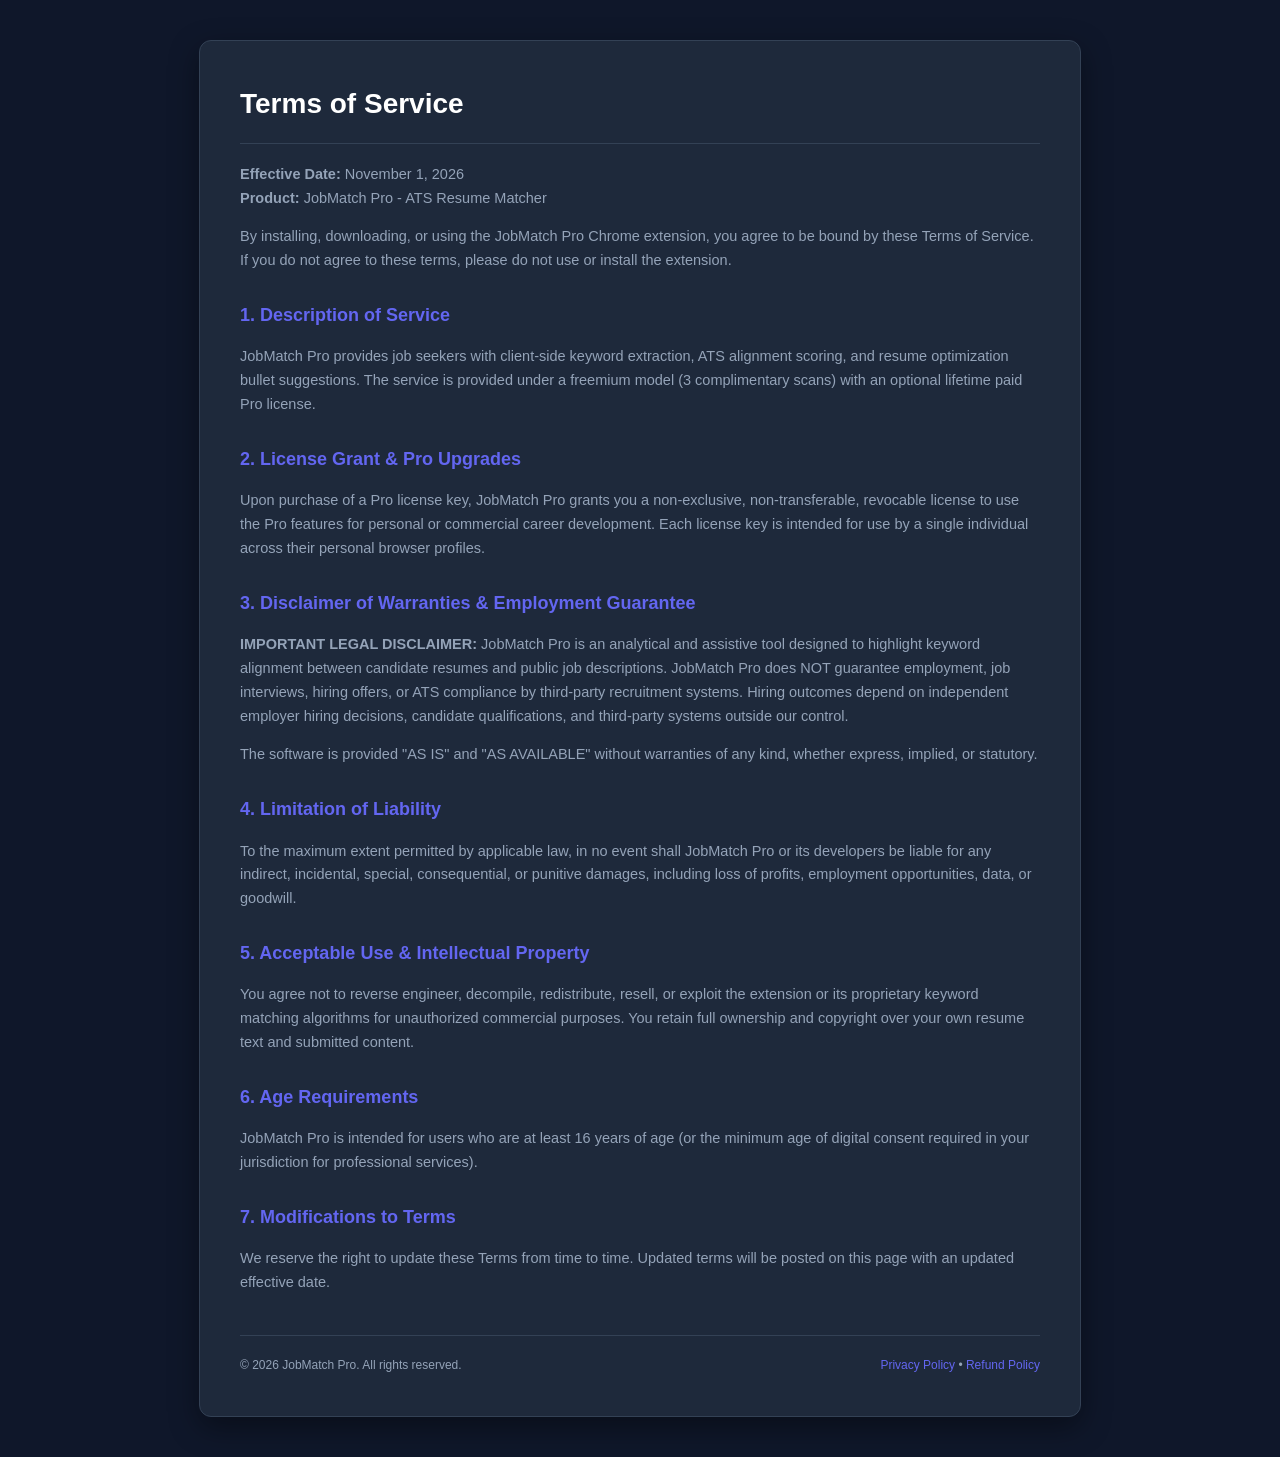
<file: legal/terms-of-service.html>
<!DOCTYPE html>
<html lang="en">
<head>
  <meta charset="UTF-8">
  <meta name="viewport" content="width=device-width, initial-scale=1.0">
  <title>Terms of Service — JobMatch Pro</title>
  <style>
    :root {
      --bg: #0F172A;
      --card-bg: #1E293B;
      --text: #F8FAFC;
      --text-muted: #94A3B8;
      --primary: #6366F1;
      --border: #334155;
    }
    body {
      font-family: -apple-system, BlinkMacSystemFont, "Segoe UI", Roboto, Helvetica, Arial, sans-serif;
      background-color: var(--bg);
      color: var(--text);
      line-height: 1.65;
      margin: 0;
      padding: 40px 20px;
    }
    .container {
      max-width: 800px;
      margin: 0 auto;
      background: var(--card-bg);
      padding: 40px;
      border-radius: 12px;
      border: 1px solid var(--border);
      box-shadow: 0 10px 30px rgba(0, 0, 0, 0.4);
    }
    h1 {
      font-size: 28px;
      font-weight: 800;
      margin-top: 0;
      color: #FFFFFF;
      border-bottom: 1px solid var(--border);
      padding-bottom: 16px;
    }
    h2 {
      font-size: 18px;
      font-weight: 700;
      color: var(--primary);
      margin-top: 28px;
      margin-bottom: 10px;
    }
    p, li {
      color: var(--text-muted);
      font-size: 14.5px;
    }
    ul {
      padding-left: 20px;
      margin-bottom: 16px;
    }
    li {
      margin-bottom: 6px;
    }
    .footer {
      margin-top: 40px;
      padding-top: 20px;
      border-top: 1px solid var(--border);
      font-size: 12px;
      color: var(--text-muted);
      display: flex;
      justify-content: space-between;
    }
    a {
      color: var(--primary);
      text-decoration: none;
    }
    a:hover {
      text-decoration: underline;
    }
  </style>
</head>
<body>
  <div class="container">
    <h1>Terms of Service</h1>
    <p><strong>Effective Date:</strong> November 1, 2026<br>
    <strong>Product:</strong> JobMatch Pro - ATS Resume Matcher</p>

    <p>By installing, downloading, or using the JobMatch Pro Chrome extension, you agree to be bound by these Terms of Service. If you do not agree to these terms, please do not use or install the extension.</p>

    <h2>1. Description of Service</h2>
    <p>JobMatch Pro provides job seekers with client-side keyword extraction, ATS alignment scoring, and resume optimization bullet suggestions. The service is provided under a freemium model (3 complimentary scans) with an optional lifetime paid Pro license.</p>

    <h2>2. License Grant & Pro Upgrades</h2>
    <p>Upon purchase of a Pro license key, JobMatch Pro grants you a non-exclusive, non-transferable, revocable license to use the Pro features for personal or commercial career development. Each license key is intended for use by a single individual across their personal browser profiles.</p>

    <h2>3. Disclaimer of Warranties & Employment Guarantee</h2>
    <p><strong>IMPORTANT LEGAL DISCLAIMER:</strong> JobMatch Pro is an analytical and assistive tool designed to highlight keyword alignment between candidate resumes and public job descriptions. JobMatch Pro does NOT guarantee employment, job interviews, hiring offers, or ATS compliance by third-party recruitment systems. Hiring outcomes depend on independent employer hiring decisions, candidate qualifications, and third-party systems outside our control.</p>
    <p>The software is provided "AS IS" and "AS AVAILABLE" without warranties of any kind, whether express, implied, or statutory.</p>

    <h2>4. Limitation of Liability</h2>
    <p>To the maximum extent permitted by applicable law, in no event shall JobMatch Pro or its developers be liable for any indirect, incidental, special, consequential, or punitive damages, including loss of profits, employment opportunities, data, or goodwill.</p>

    <h2>5. Acceptable Use & Intellectual Property</h2>
    <p>You agree not to reverse engineer, decompile, redistribute, resell, or exploit the extension or its proprietary keyword matching algorithms for unauthorized commercial purposes. You retain full ownership and copyright over your own resume text and submitted content.</p>

    <h2>6. Age Requirements</h2>
    <p>JobMatch Pro is intended for users who are at least 16 years of age (or the minimum age of digital consent required in your jurisdiction for professional services).</p>

    <h2>7. Modifications to Terms</h2>
    <p>We reserve the right to update these Terms from time to time. Updated terms will be posted on this page with an updated effective date.</p>

    <div class="footer">
      <span>© 2026 JobMatch Pro. All rights reserved.</span>
      <span>
        <a href="privacy-policy.html">Privacy Policy</a> &bull; 
        <a href="refund-policy.html">Refund Policy</a>
      </span>
    </div>
  </div>
</body>
</html>
</file>
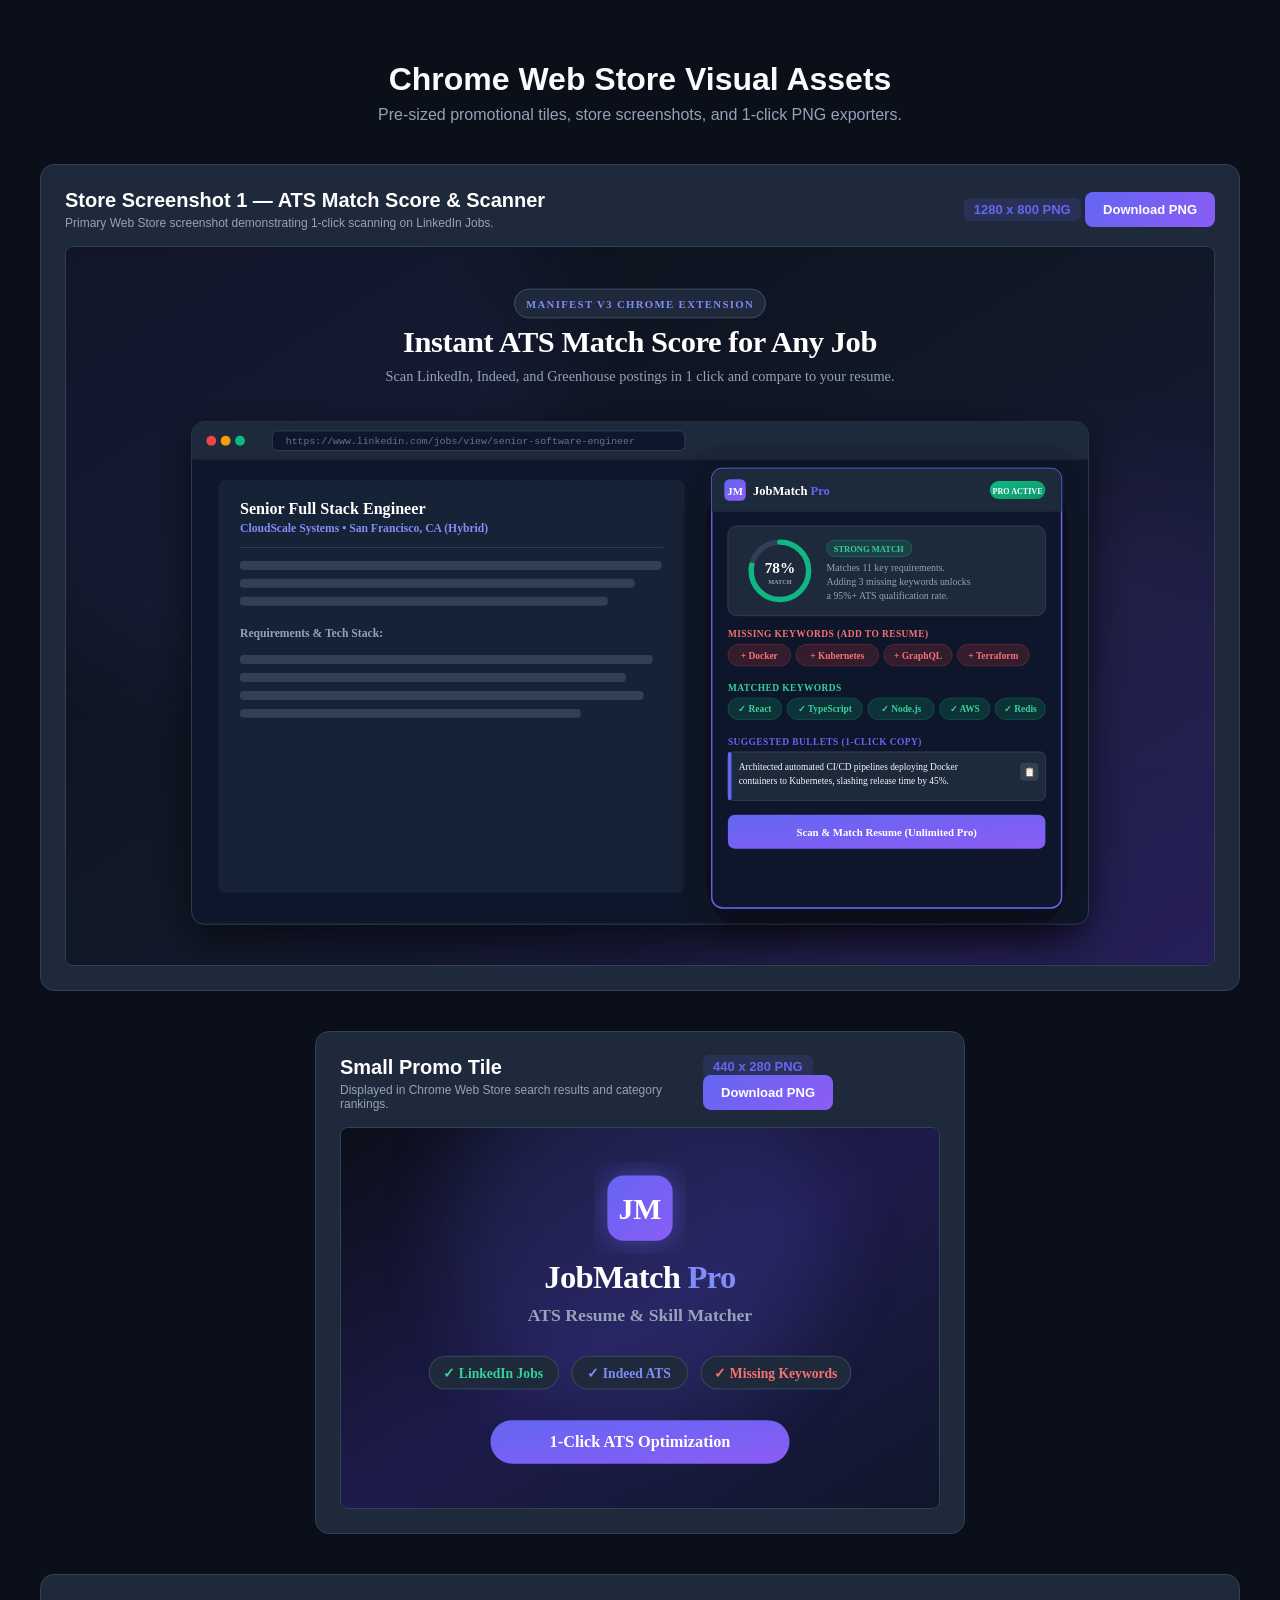
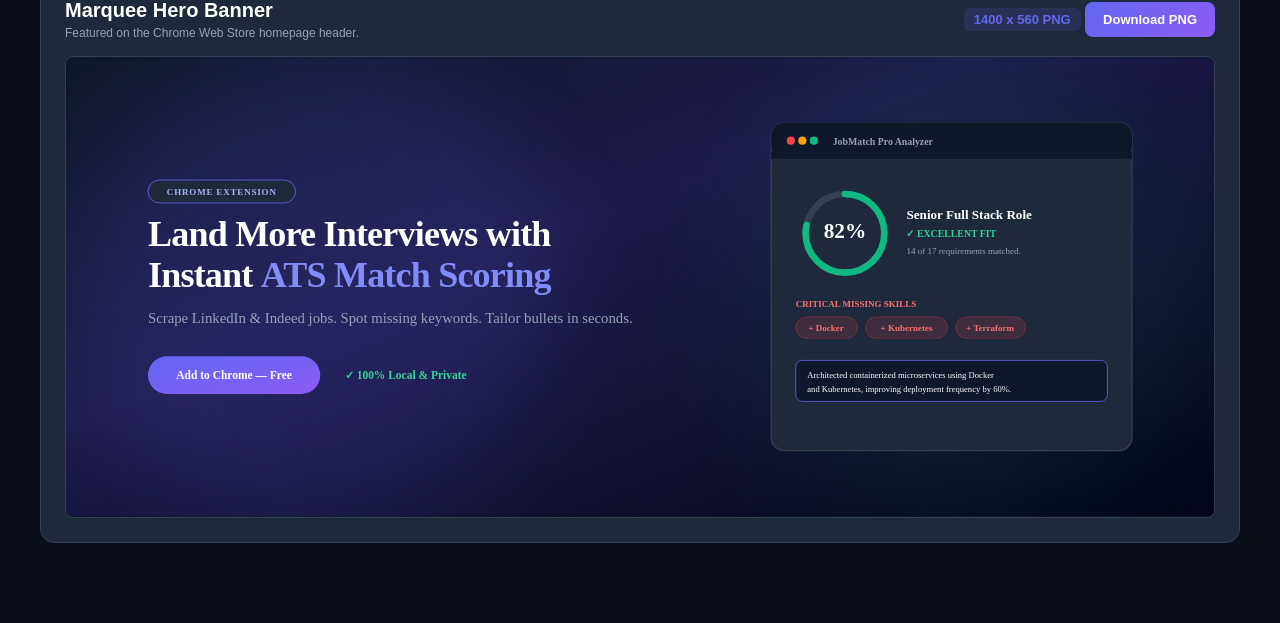
<file: store-assets/preview.html>
<!DOCTYPE html>
<html lang="en">
<head>
  <meta charset="UTF-8">
  <title>JobMatch Pro — Chrome Web Store Assets &amp; PNG Exporter</title>
  <style>
    body {
      font-family: -apple-system, BlinkMacSystemFont, "Segoe UI", Roboto, sans-serif;
      background: #0B0F19;
      color: #F8FAFC;
      margin: 0;
      padding: 40px;
    }
    .header {
      text-align: center;
      margin-bottom: 40px;
    }
    h1 { font-size: 32px; margin-bottom: 8px; }
    p { color: #94A3B8; font-size: 16px; margin: 0; }
    .asset-card {
      background: #1E293B;
      border: 1px solid #334155;
      border-radius: 14px;
      padding: 24px;
      margin-bottom: 40px;
      max-width: 1280px;
      margin-left: auto;
      margin-right: auto;
    }
    .asset-meta {
      display: flex;
      justify-content: space-between;
      align-items: center;
      margin-bottom: 16px;
    }
    .asset-title { font-size: 20px; font-weight: 700; color: #FFFFFF; }
    .asset-dims { font-size: 13px; color: #6366F1; font-weight: 600; background: rgba(99, 102, 241, 0.15); padding: 4px 10px; border-radius: 6px; }
    .btn {
      background: linear-gradient(135deg, #6366F1, #8B5CF6);
      color: #FFFFFF;
      border: none;
      padding: 10px 18px;
      font-size: 13px;
      font-weight: 700;
      border-radius: 8px;
      cursor: pointer;
      display: inline-flex;
      align-items: center;
      gap: 6px;
      transition: all 0.2s ease;
    }
    .btn:hover { filter: brightness(1.1); transform: translateY(-1px); }
    .preview-box {
      background: #0F172A;
      border-radius: 8px;
      overflow: hidden;
      border: 1px solid #334155;
      display: flex;
      justify-content: center;
      align-items: center;
    }
    .preview-box svg { max-width: 100%; height: auto; display: block; }
  </style>
</head>
<body>
  <div class="header">
    <h1>Chrome Web Store Visual Assets</h1>
    <p>Pre-sized promotional tiles, store screenshots, and 1-click PNG exporters.</p>
  </div>

  <!-- Asset 1: Screenshot 1 (1280x800) -->
  <div class="asset-card">
    <div class="asset-meta">
      <div>
        <div class="asset-title">Store Screenshot 1 — ATS Match Score &amp; Scanner</div>
        <div style="font-size: 12px; color: #94A3B8; margin-top: 4px;">Primary Web Store screenshot demonstrating 1-click scanning on LinkedIn Jobs.</div>
      </div>
      <div>
        <span class="asset-dims">1280 x 800 PNG</span>
        <button class="btn" onclick="exportSvgToPng('svg-screenshot1', 'screenshot-1-ats-match-score.png', 1280, 800)">Download PNG</button>
      </div>
    </div>
    <div class="preview-box" id="container-screenshot1">
      <svg xmlns="http://www.w3.org/2000/svg" id="svg-screenshot1" viewBox="0 0 1280 800">
  <defs>
    <linearGradient id="bgGrad" x1="0%" y1="0%" x2="100%" y2="100%">
      <stop offset="0%" stop-color="#0B0F19"/>
      <stop offset="50%" stop-color="#111827"/>
      <stop offset="100%" stop-color="#1E1B4B"/>
    </linearGradient>
    <linearGradient id="purpleGrad" x1="0%" y1="0%" x2="100%" y2="100%">
      <stop offset="0%" stop-color="#6366F1"/>
      <stop offset="100%" stop-color="#8B5CF6"/>
    </linearGradient>
    <linearGradient id="greenGrad" x1="0%" y1="0%" x2="100%" y2="100%">
      <stop offset="0%" stop-color="#10B981"/>
      <stop offset="100%" stop-color="#059669"/>
    </linearGradient>
    <filter id="cardShadow" x="-10%" y="-10%" width="120%" height="120%">
      <feDropShadow dx="0" dy="16" stdDeviation="24" flood-color="#000000" flood-opacity="0.6"/>
    </filter>
  </defs>

  <!-- Background -->
  <rect width="1280" height="800" fill="url(#bgGrad)"/>
  <circle cx="200" cy="150" r="350" fill="#6366F1" opacity="0.08" filter="blur(60px)"/>
  <circle cx="1100" cy="650" r="400" fill="#8B5CF6" opacity="0.08" filter="blur(70px)"/>

  <!-- Top Marketing Headline -->
  <g transform="translate(640, 75)" text-anchor="middle">
    <rect x="-140" y="-28" width="280" height="32" rx="16" fill="#1E293B" stroke="#475569" stroke-width="1"/>
    <text x="0" y="-7" fill="#818CF8" font-family="-apple-system, BlinkMacSystemFont, Segoe UI, Roboto" font-size="12" font-weight="700" letter-spacing="1.5">MANIFEST V3 CHROME EXTENSION</text>
    <text x="0" y="42" fill="#FFFFFF" font-family="-apple-system, BlinkMacSystemFont, Segoe UI, Roboto" font-size="34" font-weight="800" letter-spacing="-0.5">Instant ATS Match Score for Any Job</text>
    <text x="0" y="74" fill="#94A3B8" font-family="-apple-system, BlinkMacSystemFont, Segoe UI, Roboto" font-size="16" font-weight="400">Scan LinkedIn, Indeed, and Greenhouse postings in 1 click and compare to your resume.</text>
  </g>

  <!-- Browser Window Mockup -->
  <g transform="translate(140, 195)" filter="url(#cardShadow)">
    <!-- Browser Chrome Frame -->
    <rect width="1000" height="560" rx="14" fill="#0F172A" stroke="#334155" stroke-width="1"/>
    <rect width="1000" height="42" rx="14" fill="#1E293B"/>
    <rect y="32" width="1000" height="10" fill="#1E293B"/>
    <!-- Window Controls -->
    <circle cx="22" cy="21" r="5.5" fill="#EF4444"/>
    <circle cx="38" cy="21" r="5.5" fill="#F59E0B"/>
    <circle cx="54" cy="21" r="5.5" fill="#10B981"/>
    <!-- Search Bar -->
    <rect x="90" y="10" width="460" height="22" rx="6" fill="#0F172A" stroke="#334155"/>
    <text x="105" y="25" fill="#64748B" font-family="monospace" font-size="11">https://www.linkedin.com/jobs/view/senior-software-engineer</text>

    <!-- Background Job Board Page Mock -->
    <g transform="translate(30, 65)">
      <rect width="520" height="460" rx="8" fill="#1E293B" opacity="0.6"/>
      <text x="24" y="38" fill="#FFFFFF" font-family="Segoe UI, Roboto" font-size="18" font-weight="700">Senior Full Stack Engineer</text>
      <text x="24" y="58" fill="#818CF8" font-family="Segoe UI, Roboto" font-size="13" font-weight="600">CloudScale Systems &bull; San Francisco, CA (Hybrid)</text>
      <line x1="24" y1="75" x2="496" y2="75" stroke="#334155" stroke-width="1"/>
      <rect x="24" y="90" width="470" height="10" rx="4" fill="#334155"/>
      <rect x="24" y="110" width="440" height="10" rx="4" fill="#334155"/>
      <rect x="24" y="130" width="410" height="10" rx="4" fill="#334155"/>
      <text x="24" y="175" fill="#94A3B8" font-family="Segoe UI, Roboto" font-size="13" font-weight="700">Requirements &amp; Tech Stack:</text>
      <rect x="24" y="195" width="460" height="10" rx="4" fill="#334155"/>
      <rect x="24" y="215" width="430" height="10" rx="4" fill="#334155"/>
      <rect x="24" y="235" width="450" height="10" rx="4" fill="#334155"/>
      <rect x="24" y="255" width="380" height="10" rx="4" fill="#334155"/>
    </g>

    <!-- Floating Extension UI (Foreground) -->
    <g transform="translate(580, 52)" filter="url(#cardShadow)">
      <!-- Extension Body -->
      <rect width="390" height="490" rx="12" fill="#0F172A" stroke="#6366F1" stroke-width="1.5"/>
      
      <!-- Extension Header -->
      <rect width="390" height="48" rx="12" fill="#1E293B"/>
      <rect y="38" width="390" height="10" fill="#1E293B"/>
      <!-- Icon & Logo -->
      <rect x="14" y="12" width="24" height="24" rx="6" fill="url(#purpleGrad)"/>
      <text x="26" y="29" fill="#FFFFFF" font-family="Segoe UI, Roboto" font-size="12" font-weight="800" text-anchor="middle">JM</text>
      <text x="46" y="29" fill="#FFFFFF" font-family="Segoe UI, Roboto" font-size="14" font-weight="700">JobMatch <tspan fill="#6366F1">Pro</tspan></text>
      <!-- PRO Badge -->
      <rect x="310" y="14" width="62" height="20" rx="10" fill="url(#greenGrad)"/>
      <text x="341" y="28" fill="#FFFFFF" font-family="Segoe UI, Roboto" font-size="9" font-weight="800" text-anchor="middle">PRO ACTIVE</text>

      <!-- Score Card -->
      <g transform="translate(18, 64)">
        <rect width="354" height="100" rx="10" fill="#1E293B" stroke="#334155" stroke-width="1"/>
        <!-- Radial Score Circle -->
        <circle cx="58" cy="50" r="32" fill="none" stroke="#334155" stroke-width="6"/>
        <circle cx="58" cy="50" r="32" fill="none" stroke="#10B981" stroke-width="6" stroke-dasharray="201" stroke-dashoffset="44" stroke-linecap="round" transform="rotate(-90 58 50)"/>
        <text x="58" y="53" fill="#FFFFFF" font-family="Segoe UI, Roboto" font-size="17" font-weight="800" text-anchor="middle">78%</text>
        <text x="58" y="65" fill="#94A3B8" font-family="Segoe UI, Roboto" font-size="7" font-weight="700" text-anchor="middle">MATCH</text>

        <!-- Score Desc -->
        <rect x="110" y="16" width="95" height="18" rx="9" fill="#10B981" fill-opacity="0.15" stroke="#10B981" stroke-opacity="0.4"/>
        <text x="157" y="29" fill="#34D399" font-family="Segoe UI, Roboto" font-size="9.5" font-weight="700" text-anchor="middle">STRONG MATCH</text>
        <text x="110" y="50" fill="#94A3B8" font-family="Segoe UI, Roboto" font-size="11" font-weight="400">Matches 11 key requirements.</text>
        <text x="110" y="66" fill="#94A3B8" font-family="Segoe UI, Roboto" font-size="11" font-weight="400">Adding 3 missing keywords unlocks</text>
        <text x="110" y="82" fill="#94A3B8" font-family="Segoe UI, Roboto" font-size="11" font-weight="400">a 95%+ ATS qualification rate.</text>
      </g>

      <!-- Missing Keywords Section -->
      <g transform="translate(18, 178)">
        <text x="0" y="10" fill="#F87171" font-family="Segoe UI, Roboto" font-size="10.5" font-weight="700" letter-spacing="0.5">MISSING KEYWORDS (ADD TO RESUME)</text>
        <!-- Badges -->
        <g transform="translate(0, 18)">
          <rect x="0" y="0" width="70" height="24" rx="12" fill="#EF4444" fill-opacity="0.15" stroke="#EF4444" stroke-opacity="0.3"/>
          <text x="35" y="16" fill="#F87171" font-family="Segoe UI, Roboto" font-size="10.5" font-weight="600" text-anchor="middle">+ Docker</text>

          <rect x="76" y="0" width="92" height="24" rx="12" fill="#EF4444" fill-opacity="0.15" stroke="#EF4444" stroke-opacity="0.3"/>
          <text x="122" y="16" fill="#F87171" font-family="Segoe UI, Roboto" font-size="10.5" font-weight="600" text-anchor="middle">+ Kubernetes</text>

          <rect x="174" y="0" width="76" height="24" rx="12" fill="#EF4444" fill-opacity="0.15" stroke="#EF4444" stroke-opacity="0.3"/>
          <text x="212" y="16" fill="#F87171" font-family="Segoe UI, Roboto" font-size="10.5" font-weight="600" text-anchor="middle">+ GraphQL</text>

          <rect x="256" y="0" width="80" height="24" rx="12" fill="#EF4444" fill-opacity="0.15" stroke="#EF4444" stroke-opacity="0.3"/>
          <text x="296" y="16" fill="#F87171" font-family="Segoe UI, Roboto" font-size="10.5" font-weight="600" text-anchor="middle">+ Terraform</text>
        </g>
      </g>

      <!-- Matched Keywords Section -->
      <g transform="translate(18, 238)">
        <text x="0" y="10" fill="#34D399" font-family="Segoe UI, Roboto" font-size="10.5" font-weight="700" letter-spacing="0.5">MATCHED KEYWORDS</text>
        <g transform="translate(0, 18)">
          <rect x="0" y="0" width="60" height="24" rx="12" fill="#10B981" fill-opacity="0.15" stroke="#10B981" stroke-opacity="0.3"/>
          <text x="30" y="16" fill="#34D399" font-family="Segoe UI, Roboto" font-size="10.5" font-weight="600" text-anchor="middle">✓ React</text>

          <rect x="66" y="0" width="84" height="24" rx="12" fill="#10B981" fill-opacity="0.15" stroke="#10B981" stroke-opacity="0.3"/>
          <text x="108" y="16" fill="#34D399" font-family="Segoe UI, Roboto" font-size="10.5" font-weight="600" text-anchor="middle">✓ TypeScript</text>

          <rect x="156" y="0" width="74" height="24" rx="12" fill="#10B981" fill-opacity="0.15" stroke="#10B981" stroke-opacity="0.3"/>
          <text x="193" y="16" fill="#34D399" font-family="Segoe UI, Roboto" font-size="10.5" font-weight="600" text-anchor="middle">✓ Node.js</text>

          <rect x="236" y="0" width="56" height="24" rx="12" fill="#10B981" fill-opacity="0.15" stroke="#10B981" stroke-opacity="0.3"/>
          <text x="264" y="16" fill="#34D399" font-family="Segoe UI, Roboto" font-size="10.5" font-weight="600" text-anchor="middle">✓ AWS</text>

          <rect x="298" y="0" width="56" height="24" rx="12" fill="#10B981" fill-opacity="0.15" stroke="#10B981" stroke-opacity="0.3"/>
          <text x="326" y="16" fill="#34D399" font-family="Segoe UI, Roboto" font-size="10.5" font-weight="600" text-anchor="middle">✓ Redis</text>
        </g>
      </g>

      <!-- Tailored Bullets Section -->
      <g transform="translate(18, 298)">
        <text x="0" y="10" fill="#6366F1" font-family="Segoe UI, Roboto" font-size="10.5" font-weight="700" letter-spacing="0.5">SUGGESTED BULLETS (1-CLICK COPY)</text>
        <g transform="translate(0, 18)">
          <rect width="354" height="54" rx="6" fill="#1E293B" stroke="#334155"/>
          <rect width="4" height="54" rx="2" fill="#6366F1"/>
          <text x="12" y="20" fill="#F8FAFC" font-family="Segoe UI, Roboto" font-size="10.5" font-weight="500">Architected automated CI/CD pipelines deploying Docker</text>
          <text x="12" y="36" fill="#F8FAFC" font-family="Segoe UI, Roboto" font-size="10.5" font-weight="500">containers to Kubernetes, slashing release time by 45%.</text>
          <!-- Copy icon -->
          <rect x="326" y="12" width="20" height="20" rx="4" fill="#334155"/>
          <text x="336" y="26" fill="#94A3B8" font-size="10" text-anchor="middle">📋</text>
        </g>
      </g>

      <!-- Bottom Action Button -->
      <g transform="translate(18, 386)">
        <rect width="354" height="38" rx="8" fill="url(#purpleGrad)"/>
        <text x="177" y="24" fill="#FFFFFF" font-family="Segoe UI, Roboto" font-size="12" font-weight="700" text-anchor="middle">Scan &amp; Match Resume (Unlimited Pro)</text>
      </g>
    </g>
  </g>
</svg>
    </div>
  </div>

  <!-- Asset 2: Small Promo Tile (440x280) -->
  <div class="asset-card" style="max-width: 600px;">
    <div class="asset-meta">
      <div>
        <div class="asset-title">Small Promo Tile</div>
        <div style="font-size: 12px; color: #94A3B8; margin-top: 4px;">Displayed in Chrome Web Store search results and category rankings.</div>
      </div>
      <div>
        <span class="asset-dims">440 x 280 PNG</span>
        <button class="btn" onclick="exportSvgToPng('svg-promotile', 'promo-tile-440x280.png', 440, 280)">Download PNG</button>
      </div>
    </div>
    <div class="preview-box">
      <svg xmlns="http://www.w3.org/2000/svg" id="svg-promotile" viewBox="0 0 440 280">
  <defs>
    <linearGradient id="tileBg" x1="0%" y1="0%" x2="100%" y2="100%">
      <stop offset="0%" stop-color="#0B0F19"/>
      <stop offset="50%" stop-color="#1E1B4B"/>
      <stop offset="100%" stop-color="#0F172A"/>
    </linearGradient>
    <linearGradient id="purpleGrad" x1="0%" y1="0%" x2="100%" y2="100%">
      <stop offset="0%" stop-color="#6366F1"/>
      <stop offset="100%" stop-color="#8B5CF6"/>
    </linearGradient>
    <filter id="glow" x="-20%" y="-20%" width="140%" height="140%">
      <feDropShadow dx="0" dy="0" stdDeviation="10" flood-color="#6366F1" flood-opacity="0.5"/>
    </filter>
  </defs>

  <rect width="440" height="280" fill="url(#tileBg)"/>
  <circle cx="220" cy="80" r="140" fill="#6366F1" opacity="0.15" filter="blur(30px)"/>

  <!-- Logo Icon -->
  <g transform="translate(196, 35)" filter="url(#glow)">
    <rect width="48" height="48" rx="12" fill="url(#purpleGrad)"/>
    <text x="24" y="32" fill="#FFFFFF" font-family="-apple-system, BlinkMacSystemFont, Segoe UI, Roboto" font-size="22" font-weight="800" text-anchor="middle">JM</text>
  </g>

  <!-- Title & Subtitle -->
  <text x="220" y="118" fill="#FFFFFF" font-family="-apple-system, BlinkMacSystemFont, Segoe UI, Roboto" font-size="24" font-weight="800" text-anchor="middle" letter-spacing="-0.5">JobMatch <tspan fill="#818CF8">Pro</tspan></text>
  <text x="220" y="142" fill="#94A3B8" font-family="-apple-system, BlinkMacSystemFont, Segoe UI, Roboto" font-size="13" font-weight="600" text-anchor="middle">ATS Resume &amp; Skill Matcher</text>

  <!-- Pill Badges -->
  <g transform="translate(65, 168)">
    <rect x="0" y="0" width="95" height="24" rx="12" fill="#1E293B" stroke="#334155"/>
    <text x="47" y="16" fill="#34D399" font-family="Segoe UI, Roboto" font-size="10" font-weight="700" text-anchor="middle">✓ LinkedIn Jobs</text>

    <rect x="105" y="0" width="85" height="24" rx="12" fill="#1E293B" stroke="#334155"/>
    <text x="147" y="16" fill="#818CF8" font-family="Segoe UI, Roboto" font-size="10" font-weight="700" text-anchor="middle">✓ Indeed ATS</text>

    <rect x="200" y="0" width="110" height="24" rx="12" fill="#1E293B" stroke="#334155"/>
    <text x="255" y="16" fill="#F87171" font-family="Segoe UI, Roboto" font-size="10" font-weight="700" text-anchor="middle">✓ Missing Keywords</text>
  </g>

  <!-- Bottom Guaranteed Tag -->
  <rect x="110" y="215" width="220" height="32" rx="16" fill="url(#purpleGrad)"/>
  <text x="220" y="235" fill="#FFFFFF" font-family="Segoe UI, Roboto" font-size="12" font-weight="700" text-anchor="middle">1-Click ATS Optimization</text>
</svg>
    </div>
  </div>

  <!-- Asset 3: Marquee Banner (1400x560) -->
  <div class="asset-card">
    <div class="asset-meta">
      <div>
        <div class="asset-title">Marquee Hero Banner</div>
        <div style="font-size: 12px; color: #94A3B8; margin-top: 4px;">Featured on the Chrome Web Store homepage header.</div>
      </div>
      <div>
        <span class="asset-dims">1400 x 560 PNG</span>
        <button class="btn" onclick="exportSvgToPng('svg-marquee', 'marquee-banner-1400x560.png', 1400, 560)">Download PNG</button>
      </div>
    </div>
    <div class="preview-box">
      <svg xmlns="http://www.w3.org/2000/svg" id="svg-marquee" viewBox="0 0 1400 560">
  <defs>
    <linearGradient id="marqueeBg" x1="0%" y1="0%" x2="100%" y2="100%">
      <stop offset="0%" stop-color="#0F172A"/>
      <stop offset="40%" stop-color="#1E1B4B"/>
      <stop offset="100%" stop-color="#020617"/>
    </linearGradient>
    <linearGradient id="purpleGrad" x1="0%" y1="0%" x2="100%" y2="100%">
      <stop offset="0%" stop-color="#6366F1"/>
      <stop offset="100%" stop-color="#8B5CF6"/>
    </linearGradient>
  </defs>

  <rect width="1400" height="560" fill="url(#marqueeBg)"/>
  <circle cx="300" cy="280" r="300" fill="#6366F1" opacity="0.12" filter="blur(60px)"/>
  <circle cx="1100" cy="280" r="280" fill="#10B981" opacity="0.08" filter="blur(70px)"/>

  <!-- Left Value Proposition -->
  <g transform="translate(100, 150)">
    <rect width="180" height="28" rx="14" fill="#1E293B" stroke="#6366F1" stroke-width="1"/>
    <text x="90" y="18" fill="#A5B4FC" font-family="Segoe UI, Roboto" font-size="11" font-weight="700" text-anchor="middle" letter-spacing="1">CHROME EXTENSION</text>
    
    <text x="0" y="80" fill="#FFFFFF" font-family="-apple-system, BlinkMacSystemFont, Segoe UI, Roboto" font-size="44" font-weight="800" letter-spacing="-1">Land More Interviews with</text>
    <text x="0" y="130" fill="#FFFFFF" font-family="-apple-system, BlinkMacSystemFont, Segoe UI, Roboto" font-size="44" font-weight="800" letter-spacing="-1">Instant <tspan fill="#818CF8">ATS Match Scoring</tspan></text>
    
    <text x="0" y="175" fill="#94A3B8" font-family="Segoe UI, Roboto" font-size="18" font-weight="400">Scrape LinkedIn &amp; Indeed jobs. Spot missing keywords. Tailor bullets in seconds.</text>

    <!-- CTAs -->
    <g transform="translate(0, 215)">
      <rect width="210" height="46" rx="23" fill="url(#purpleGrad)"/>
      <text x="105" y="28" fill="#FFFFFF" font-family="Segoe UI, Roboto" font-size="14" font-weight="700" text-anchor="middle">Add to Chrome — Free</text>
      
      <text x="240" y="28" fill="#34D399" font-family="Segoe UI, Roboto" font-size="14" font-weight="600">✓ 100% Local &amp; Private</text>
    </g>
  </g>

  <!-- Right Visual Mockup -->
  <g transform="translate(860, 80)">
    <rect width="440" height="400" rx="16" fill="#1E293B" stroke="#334155" stroke-width="1.5"/>
    <rect width="440" height="44" rx="16" fill="#0F172A"/>
    <rect y="36" width="440" height="8" fill="#0F172A"/>
    <circle cx="24" cy="22" r="5" fill="#EF4444"/>
    <circle cx="38" cy="22" r="5" fill="#F59E0B"/>
    <circle cx="52" cy="22" r="5" fill="#10B981"/>
    <text x="75" y="27" fill="#94A3B8" font-family="Segoe UI, Roboto" font-size="12" font-weight="600">JobMatch Pro Analyzer</text>

    <!-- Score Circle in Card -->
    <g transform="translate(30, 75)">
      <circle cx="60" cy="60" r="48" fill="none" stroke="#334155" stroke-width="8"/>
      <circle cx="60" cy="60" r="48" fill="none" stroke="#10B981" stroke-width="8" stroke-dasharray="301" stroke-dashoffset="65" stroke-linecap="round" transform="rotate(-90 60 60)"/>
      <text x="60" y="66" fill="#FFFFFF" font-family="Segoe UI, Roboto" font-size="26" font-weight="800" text-anchor="middle">82%</text>

      <text x="135" y="42" fill="#FFFFFF" font-family="Segoe UI, Roboto" font-size="16" font-weight="700">Senior Full Stack Role</text>
      <text x="135" y="64" fill="#34D399" font-family="Segoe UI, Roboto" font-size="12" font-weight="700">✓ EXCELLENT FIT</text>
      <text x="135" y="85" fill="#94A3B8" font-family="Segoe UI, Roboto" font-size="11">14 of 17 requirements matched.</text>
    </g>

    <!-- Missing Keywords Preview -->
    <g transform="translate(30, 215)">
      <text x="0" y="10" fill="#F87171" font-family="Segoe UI, Roboto" font-size="11" font-weight="700">CRITICAL MISSING SKILLS</text>
      <rect x="0" y="22" width="75" height="26" rx="13" fill="#EF4444" fill-opacity="0.15" stroke="#EF4444" stroke-opacity="0.4"/>
      <text x="37" y="39" fill="#F87171" font-family="Segoe UI, Roboto" font-size="11" font-weight="600" text-anchor="middle">+ Docker</text>

      <rect x="85" y="22" width="100" height="26" rx="13" fill="#EF4444" fill-opacity="0.15" stroke="#EF4444" stroke-opacity="0.4"/>
      <text x="135" y="39" fill="#F87171" font-family="Segoe UI, Roboto" font-size="11" font-weight="600" text-anchor="middle">+ Kubernetes</text>

      <rect x="195" y="22" width="85" height="26" rx="13" fill="#EF4444" fill-opacity="0.15" stroke="#EF4444" stroke-opacity="0.4"/>
      <text x="237" y="39" fill="#F87171" font-family="Segoe UI, Roboto" font-size="11" font-weight="600" text-anchor="middle">+ Terraform</text>
    </g>

    <!-- Action Bullet -->
    <g transform="translate(30, 290)">
      <rect width="380" height="50" rx="8" fill="#0F172A" stroke="#6366F1"/>
      <text x="14" y="22" fill="#FFFFFF" font-family="Segoe UI, Roboto" font-size="10.5">Architected containerized microservices using Docker</text>
      <text x="14" y="38" fill="#FFFFFF" font-family="Segoe UI, Roboto" font-size="10.5">and Kubernetes, improving deployment frequency by 60%.</text>
    </g>
  </g>
</svg>
    </div>
  </div>

  <canvas id="exportCanvas" style="display: none;"></canvas>

  <script>
    function exportSvgToPng(svgId, filename, width, height) {
      const svgEl = document.getElementById(svgId);
      const svgXml = new XMLSerializer().serializeToString(svgEl);
      const svgBlob = new Blob([svgXml], { type: 'image/svg+xml;charset=utf-8' });
      const url = URL.createObjectURL(svgBlob);
      
      const img = new Image();
      img.onload = function() {
        const canvas = document.getElementById('exportCanvas');
        canvas.width = width;
        canvas.height = height;
        const ctx = canvas.getContext('2d');
        ctx.clearRect(0, 0, width, height);
        ctx.drawImage(img, 0, 0, width, height);
        URL.revokeObjectURL(url);
        
        const pngUrl = canvas.toDataURL('image/png');
        const downloadLink = document.createElement('a');
        downloadLink.download = filename;
        downloadLink.href = pngUrl;
        document.body.appendChild(downloadLink);
        downloadLink.click();
        document.body.removeChild(downloadLink);
      };
      img.src = url;
    }
  </script>
</body>
</html>
</file>
<file: styles.css>
/* JobMatch Pro - Modern Dark Mode Stylesheet */

:root {
  --bg-primary: #0F172A;      /* Slate 900 */
  --bg-secondary: #1E293B;    /* Slate 800 */
  --bg-tertiary: #334155;     /* Slate 700 */
  --bg-card: rgba(30, 41, 59, 0.7);
  --border-color: #334155;
  --border-hover: #475569;
  
  --text-primary: #F8FAFC;    /* Slate 50 */
  --text-secondary: #94A3B8;  /* Slate 400 */
  --text-muted: #64748B;      /* Slate 500 */
  
  --primary: #6366F1;         /* Indigo 500 */
  --primary-hover: #4F46E5;   /* Indigo 600 */
  --primary-light: rgba(99, 102, 241, 0.15);
  
  --accent: #8B5CF6;          /* Violet 500 */
  --success: #10B981;         /* Emerald 500 */
  --success-bg: rgba(16, 185, 129, 0.15);
  --warning: #F59E0B;         /* Amber 500 */
  --warning-bg: rgba(245, 158, 11, 0.15);
  --danger: #EF4444;          /* Red 500 */
  --danger-bg: rgba(239, 68, 68, 0.15);
  
  --radius-sm: 6px;
  --radius-md: 10px;
  --radius-lg: 14px;
  --radius-full: 9999px;
  
  --shadow-sm: 0 1px 2px 0 rgba(0, 0, 0, 0.3);
  --shadow-md: 0 4px 6px -1px rgba(0, 0, 0, 0.4), 0 2px 4px -1px rgba(0, 0, 0, 0.2);
  --shadow-glow: 0 0 15px rgba(99, 102, 241, 0.25);
}

* {
  box-sizing: border-box;
  margin: 0;
  padding: 0;
  font-family: -apple-system, BlinkMacSystemFont, "Segoe UI", Roboto, Helvetica, Arial, sans-serif;
  -webkit-font-smoothing: antialiased;
}

body {
  width: 390px;
  min-height: 540px;
  max-height: 600px;
  overflow-y: auto;
  background-color: var(--bg-primary);
  color: var(--text-primary);
  display: flex;
  flex-direction: column;
}

/* Custom Scrollbar */
::-webkit-scrollbar {
  width: 6px;
}
::-webkit-scrollbar-track {
  background: var(--bg-primary);
}
::-webkit-scrollbar-thumb {
  background: var(--bg-tertiary);
  border-radius: var(--radius-full);
}
::-webkit-scrollbar-thumb:hover {
  background: var(--text-muted);
}

/* Header */
.app-header {
  display: flex;
  align-items: center;
  justify-content: space-between;
  padding: 12px 16px;
  background: var(--bg-secondary);
  border-bottom: 1px solid var(--border-color);
  position: sticky;
  top: 0;
  z-index: 50;
}

.brand {
  display: flex;
  align-items: center;
  gap: 8px;
}

.brand-icon {
  width: 26px;
  height: 26px;
  border-radius: 8px;
  background: linear-gradient(135deg, var(--primary), var(--accent));
  display: flex;
  align-items: center;
  justify-content: center;
  font-weight: 800;
  font-size: 13px;
  color: #FFFFFF;
  box-shadow: var(--shadow-glow);
}

.brand-name {
  font-size: 14px;
  font-weight: 700;
  color: var(--text-primary);
  letter-spacing: -0.2px;
}

.brand-name span {
  color: var(--primary);
}

.header-actions {
  display: flex;
  align-items: center;
  gap: 8px;
}

.pro-badge {
  font-size: 10px;
  font-weight: 700;
  text-transform: uppercase;
  letter-spacing: 0.5px;
  padding: 2px 7px;
  border-radius: var(--radius-full);
  cursor: pointer;
  transition: all 0.2s ease;
}

.pro-badge.active {
  background: linear-gradient(135deg, #10B981, #059669);
  color: #FFFFFF;
  box-shadow: 0 0 10px rgba(16, 185, 129, 0.3);
}

.pro-badge.free {
  background: var(--bg-tertiary);
  color: var(--warning);
  border: 1px solid rgba(245, 158, 11, 0.3);
}

.icon-btn {
  background: transparent;
  border: none;
  color: var(--text-secondary);
  cursor: pointer;
  width: 28px;
  height: 28px;
  border-radius: var(--radius-sm);
  display: flex;
  align-items: center;
  justify-content: center;
  transition: all 0.15s ease;
}

.icon-btn:hover {
  background: var(--bg-tertiary);
  color: var(--text-primary);
}

/* Tab Navigation */
.tabs-nav {
  display: flex;
  background: var(--bg-primary);
  padding: 8px 10px 0;
  border-bottom: 1px solid var(--border-color);
  gap: 2px;
}

.tab-btn {
  flex: 1;
  background: transparent;
  border: none;
  color: var(--text-secondary);
  font-size: 11px;
  font-weight: 600;
  padding: 8px 2px;
  cursor: pointer;
  border-bottom: 2px solid transparent;
  transition: all 0.2s ease;
  text-align: center;
  white-space: nowrap;
}

.tab-btn:hover {
  color: var(--text-primary);
}

.tab-btn.active {
  color: var(--primary);
  border-bottom-color: var(--primary);
}

/* Views Container */
.views-container {
  padding: 16px;
  flex: 1;
}

.view-panel {
  display: none;
  animation: fadeIn 0.15s ease-in-out;
}

.view-panel.active {
  display: block;
}

@keyframes fadeIn {
  from { opacity: 0; transform: translateY(4px); }
  to { opacity: 1; transform: translateY(0); }
}

/* Typography & General Components */
h2 {
  font-size: 15px;
  font-weight: 700;
  color: var(--text-primary);
  margin-bottom: 4px;
}

p.subtitle {
  font-size: 12px;
  color: var(--text-secondary);
  margin-bottom: 12px;
  line-height: 1.4;
}

/* Cards */
.card {
  background: var(--bg-secondary);
  border: 1px solid var(--border-color);
  border-radius: var(--radius-md);
  padding: 12px 14px;
  margin-bottom: 12px;
}

/* Form Controls */
.form-group {
  margin-bottom: 12px;
}

.form-label {
  display: block;
  font-size: 11px;
  font-weight: 600;
  text-transform: uppercase;
  color: var(--text-secondary);
  letter-spacing: 0.4px;
  margin-bottom: 6px;
}

textarea.input-field, input.input-field {
  width: 100%;
  background: var(--bg-primary);
  border: 1px solid var(--border-color);
  border-radius: var(--radius-sm);
  padding: 10px;
  color: var(--text-primary);
  font-size: 12px;
  line-height: 1.5;
  transition: border-color 0.15s ease;
  resize: vertical;
}

textarea.input-field:focus, input.input-field:focus {
  outline: none;
  border-color: var(--primary);
  box-shadow: 0 0 0 2px rgba(99, 102, 241, 0.2);
}

/* Buttons */
.btn {
  display: inline-flex;
  align-items: center;
  justify-content: center;
  gap: 6px;
  font-size: 12px;
  font-weight: 600;
  padding: 9px 14px;
  border-radius: var(--radius-sm);
  border: none;
  cursor: pointer;
  transition: all 0.15s ease;
  width: 100%;
  text-decoration: none;
}

.btn-primary {
  background: linear-gradient(135deg, var(--primary), var(--accent));
  color: #FFFFFF;
  box-shadow: var(--shadow-glow);
}

.btn-primary:hover {
  filter: brightness(1.1);
  transform: translateY(-1px);
}

.btn-primary:active {
  transform: translateY(0);
}

.btn-secondary {
  background: var(--bg-tertiary);
  color: var(--text-primary);
}

.btn-secondary:hover {
  background: var(--border-hover);
}

.btn-success {
  background: var(--success);
  color: #FFFFFF;
}

.btn-outline {
  background: transparent;
  border: 1px solid var(--border-color);
  color: var(--text-secondary);
}

.btn-outline:hover {
  border-color: var(--primary);
  color: var(--primary);
}

.btn-sm {
  padding: 5px 10px;
  font-size: 11px;
}

/* Job Detection Card */
.job-detector-card {
  display: flex;
  align-items: flex-start;
  gap: 10px;
  background: rgba(30, 41, 59, 0.85);
  border: 1px solid var(--border-color);
  border-radius: var(--radius-md);
  padding: 12px;
  margin-bottom: 14px;
}

.job-icon-badge {
  width: 34px;
  height: 34px;
  border-radius: var(--radius-sm);
  background: var(--primary-light);
  color: var(--primary);
  display: flex;
  align-items: center;
  justify-content: center;
  flex-shrink: 0;
}

.job-info {
  flex: 1;
  overflow: hidden;
}

.job-title-display {
  font-size: 13px;
  font-weight: 700;
  color: var(--text-primary);
  white-space: nowrap;
  overflow: hidden;
  text-overflow: ellipsis;
}

.job-company-display {
  font-size: 11px;
  color: var(--text-secondary);
  white-space: nowrap;
  overflow: hidden;
  text-overflow: ellipsis;
  margin-top: 2px;
}

/* Match Score Meter */
.score-section {
  display: flex;
  align-items: center;
  gap: 16px;
  background: linear-gradient(180deg, rgba(30, 41, 59, 0.6) 0%, rgba(15, 23, 42, 0.8) 100%);
  border: 1px solid var(--border-color);
  border-radius: var(--radius-md);
  padding: 14px;
  margin-bottom: 14px;
}

.score-radial {
  position: relative;
  width: 78px;
  height: 78px;
  flex-shrink: 0;
}

.score-radial svg {
  transform: rotate(-90deg);
  width: 100%;
  height: 100%;
}

.score-radial circle {
  fill: none;
  stroke-width: 7;
  stroke-linecap: round;
}

.score-radial .circle-bg {
  stroke: var(--bg-tertiary);
}

.score-radial .circle-progress {
  stroke: var(--primary);
  stroke-dasharray: 213;
  stroke-dashoffset: 213;
  transition: stroke-dashoffset 0.8s ease-in-out, stroke 0.4s ease;
}

.score-radial-text {
  position: absolute;
  top: 50%;
  left: 50%;
  transform: translate(-50%, -50%);
  display: flex;
  flex-direction: column;
  align-items: center;
  justify-content: center;
}

.score-number {
  font-size: 18px;
  font-weight: 800;
  line-height: 1;
  color: var(--text-primary);
}

.score-unit {
  font-size: 9px;
  font-weight: 700;
  color: var(--text-muted);
}

.score-details {
  flex: 1;
}

.score-status-badge {
  display: inline-block;
  font-size: 10px;
  font-weight: 700;
  text-transform: uppercase;
  padding: 2px 8px;
  border-radius: var(--radius-full);
  margin-bottom: 4px;
}

.score-summary-text {
  font-size: 11px;
  color: var(--text-secondary);
  line-height: 1.4;
}

/* Keyword Badges & Pills */
.keywords-group {
  margin-bottom: 12px;
}

.section-subhead {
  display: flex;
  align-items: center;
  justify-content: space-between;
  font-size: 11px;
  font-weight: 700;
  text-transform: uppercase;
  letter-spacing: 0.4px;
  margin-bottom: 8px;
}

.pills-container {
  display: flex;
  flex-wrap: wrap;
  gap: 6px;
  margin-bottom: 6px;
}

.pill {
  font-size: 11px;
  font-weight: 600;
  padding: 4px 8px;
  border-radius: var(--radius-full);
  display: inline-flex;
  align-items: center;
  gap: 4px;
  transition: transform 0.1s ease;
  user-select: none;
}

.pill:hover {
  transform: scale(1.03);
}

.pill-matched {
  background: var(--success-bg);
  color: #34D399;
  border: 1px solid rgba(16, 185, 129, 0.3);
}

.pill-missing {
  background: var(--danger-bg);
  color: #F87171;
  border: 1px solid rgba(239, 68, 68, 0.3);
  padding: 3px 6px 3px 9px;
  display: inline-flex;
  align-items: center;
  gap: 6px;
  cursor: pointer;
  transition: all 0.15s ease;
}

.pill-missing:hover {
  background: rgba(239, 68, 68, 0.25);
  border-color: rgba(239, 68, 68, 0.5);
}

.pill-add-action {
  font-weight: 600;
  display: inline-flex;
  align-items: center;
  gap: 3px;
}

.pill-copy-icon {
  display: inline-flex;
  align-items: center;
  justify-content: center;
  width: 17px;
  height: 17px;
  border-radius: 4px;
  background: rgba(255, 255, 255, 0.1);
  color: #FCA5A5;
  font-size: 10px;
  cursor: pointer;
  transition: all 0.15s ease;
}

.pill-copy-icon:hover {
  background: rgba(255, 255, 255, 0.25);
  color: #FFFFFF;
  transform: scale(1.15);
}

.pill-empty-note {
  font-size: 11px;
  color: var(--text-muted);
  font-style: italic;
}

/* Bullet Points Suggestion Cards */
.bullet-card {
  background: var(--bg-secondary);
  border: 1px solid var(--border-color);
  border-left: 3px solid var(--primary);
  border-radius: var(--radius-sm);
  padding: 10px 12px;
  margin-bottom: 8px;
  transition: border-color 0.15s ease;
}

.bullet-card:hover {
  border-color: var(--border-hover);
}

.bullet-text {
  font-size: 11.5px;
  color: var(--text-primary);
  line-height: 1.45;
  margin-bottom: 8px;
}

.bullet-actions {
  display: flex;
  align-items: center;
  justify-content: flex-end;
  gap: 6px;
}

.bullet-add-btn {
  background: rgba(99, 102, 241, 0.15);
  border: 1px solid rgba(99, 102, 241, 0.4);
  color: #A5B4FC;
  font-size: 10.5px;
  font-weight: 600;
  padding: 4px 9px;
  border-radius: var(--radius-sm);
  cursor: pointer;
  display: inline-flex;
  align-items: center;
  gap: 4px;
  transition: all 0.15s ease;
}

.bullet-add-btn:hover {
  background: var(--primary);
  color: #FFFFFF;
  border-color: var(--primary);
}

.bullet-copy-btn {
  background: var(--bg-tertiary);
  border: 1px solid var(--border-color);
  color: var(--text-secondary);
  font-size: 10.5px;
  font-weight: 600;
  padding: 4px 9px;
  border-radius: var(--radius-sm);
  cursor: pointer;
  display: inline-flex;
  align-items: center;
  gap: 4px;
  transition: all 0.15s ease;
}

.bullet-copy-btn:hover {
  background: var(--border-hover);
  color: var(--text-primary);
}

/* Pro Paywall / Modal View */
.pro-paywall-card {
  text-align: center;
  padding: 20px 16px;
  background: radial-gradient(circle at 50% 0%, rgba(99, 102, 241, 0.2) 0%, rgba(30, 41, 59, 0.9) 75%);
  border: 1px solid rgba(99, 102, 241, 0.4);
  border-radius: var(--radius-lg);
  margin-bottom: 14px;
  box-shadow: 0 8px 24px rgba(0, 0, 0, 0.5);
}

.pro-icon-large {
  width: 48px;
  height: 48px;
  margin: 0 auto 12px;
  border-radius: 12px;
  background: linear-gradient(135deg, var(--primary), var(--accent));
  display: flex;
  align-items: center;
  justify-content: center;
  color: #FFFFFF;
  box-shadow: var(--shadow-glow);
}

.pro-title {
  font-size: 16px;
  font-weight: 800;
  color: #FFFFFF;
  margin-bottom: 4px;
}

.pro-price-tag {
  font-size: 22px;
  font-weight: 800;
  color: #34D399;
  margin: 8px 0;
}

.pro-price-sub {
  font-size: 11px;
  color: var(--text-secondary);
  margin-bottom: 14px;
}

.pro-features-list {
  text-align: left;
  list-style: none;
  margin: 12px 0 16px;
  display: flex;
  flex-direction: column;
  gap: 7px;
}

.pro-features-list li {
  font-size: 11.5px;
  color: var(--text-primary);
  display: flex;
  align-items: center;
  gap: 8px;
}

.pro-features-list li svg {
  color: var(--success);
  flex-shrink: 0;
}

.activation-box {
  background: var(--bg-secondary);
  border: 1px solid var(--border-color);
  border-radius: var(--radius-md);
  padding: 12px;
  margin-top: 10px;
}

/* Toast Notifications */
.toast {
  position: fixed;
  bottom: 12px;
  left: 50%;
  transform: translateX(-50%) translateY(50px);
  background: #1E293B;
  color: #FFFFFF;
  border: 1px solid var(--border-color);
  padding: 7px 14px;
  border-radius: var(--radius-full);
  font-size: 11px;
  font-weight: 600;
  display: flex;
  align-items: center;
  gap: 6px;
  box-shadow: var(--shadow-md);
  opacity: 0;
  transition: all 0.25s cubic-bezier(0.16, 1, 0.3, 1);
  pointer-events: none;
  z-index: 100;
}

.toast.show {
  transform: translateX(-50%) translateY(0);
  opacity: 1;
}

.toast.toast-success {
  border-color: rgba(16, 185, 129, 0.5);
  background: #064E3B;
}

.toast.toast-error {
  border-color: rgba(239, 68, 68, 0.5);
  background: #7F1D1D;
}

/* Quick Action Links */
.action-row {
  display: flex;
  gap: 8px;
  margin-top: 10px;
}

/* Manual Job Input Accordion */
.collapsible-trigger {
  font-size: 11px;
  color: var(--primary);
  background: none;
  border: none;
  cursor: pointer;
  display: inline-flex;
  align-items: center;
  gap: 4px;
  padding: 4px 0;
  margin-bottom: 8px;
}

.collapsible-content {
  display: none;
  margin-bottom: 10px;
}

.collapsible-content.open {
  display: block;
}
</file>
